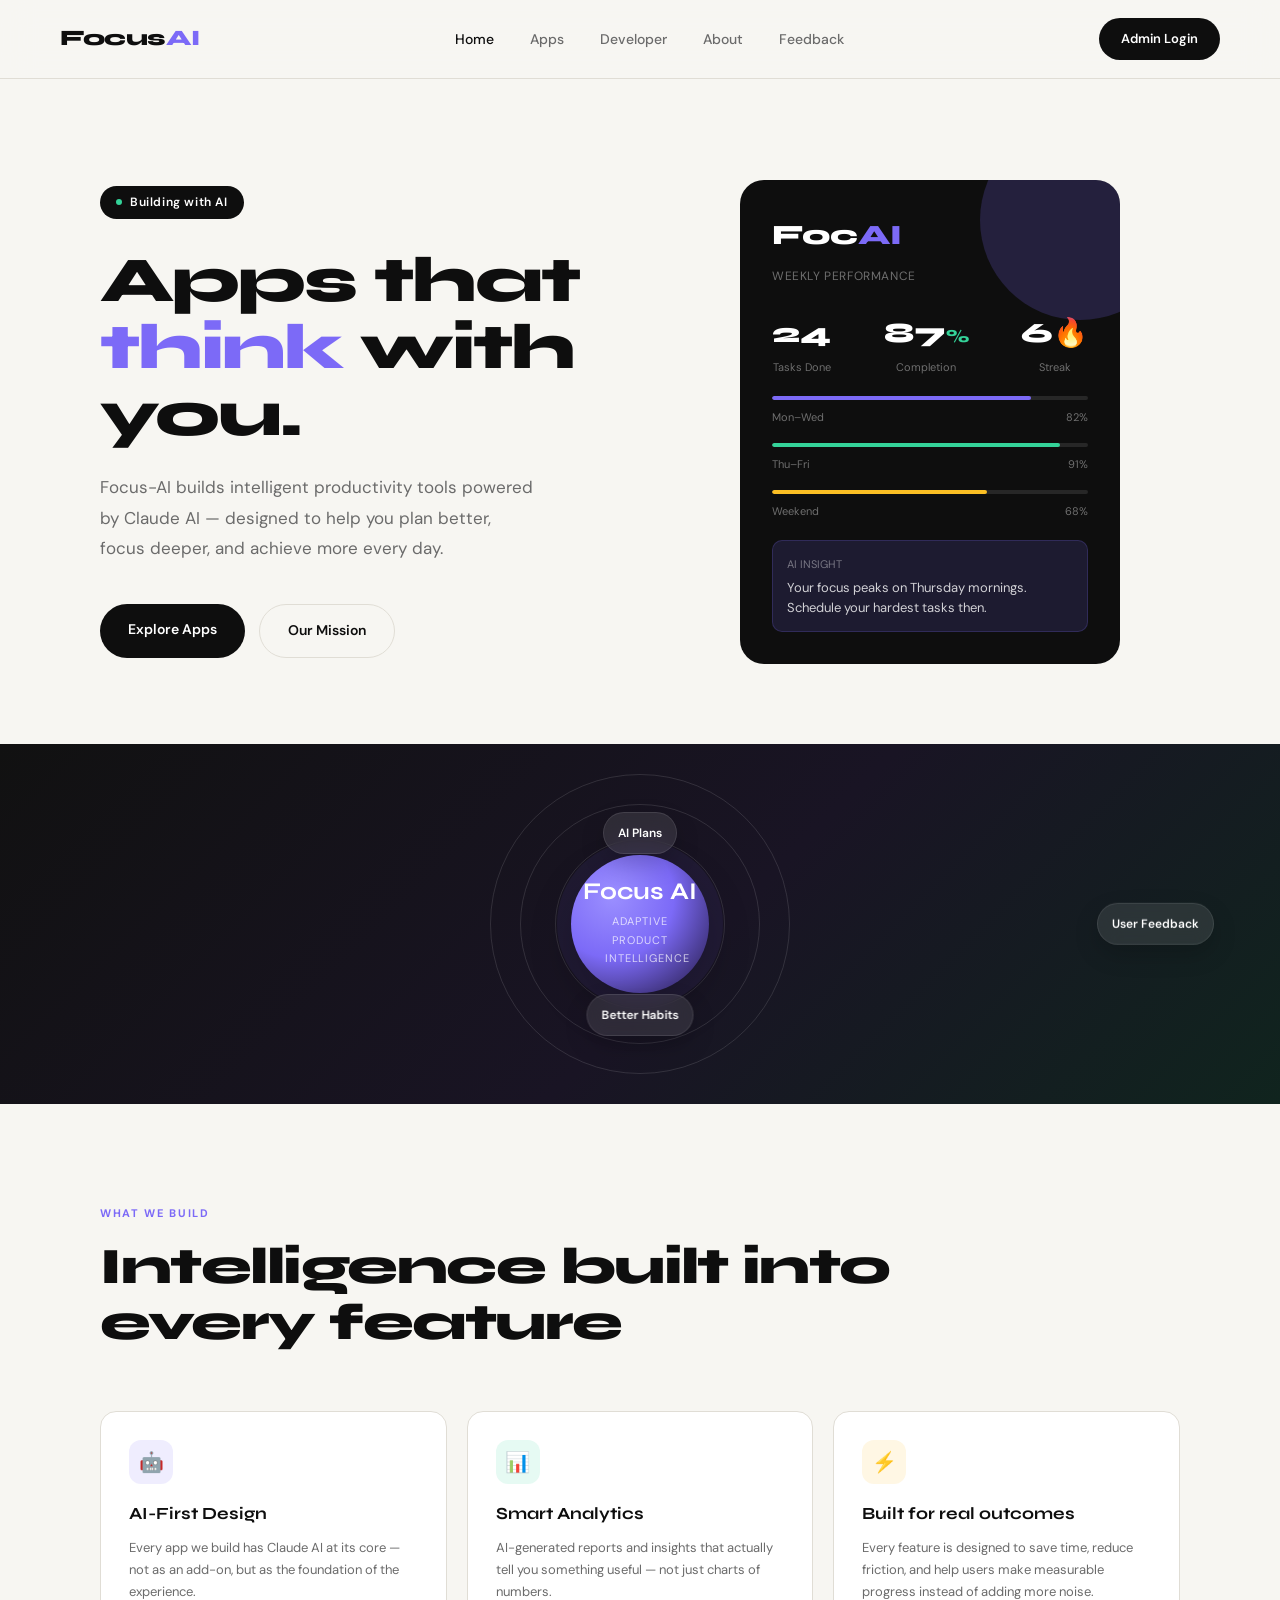
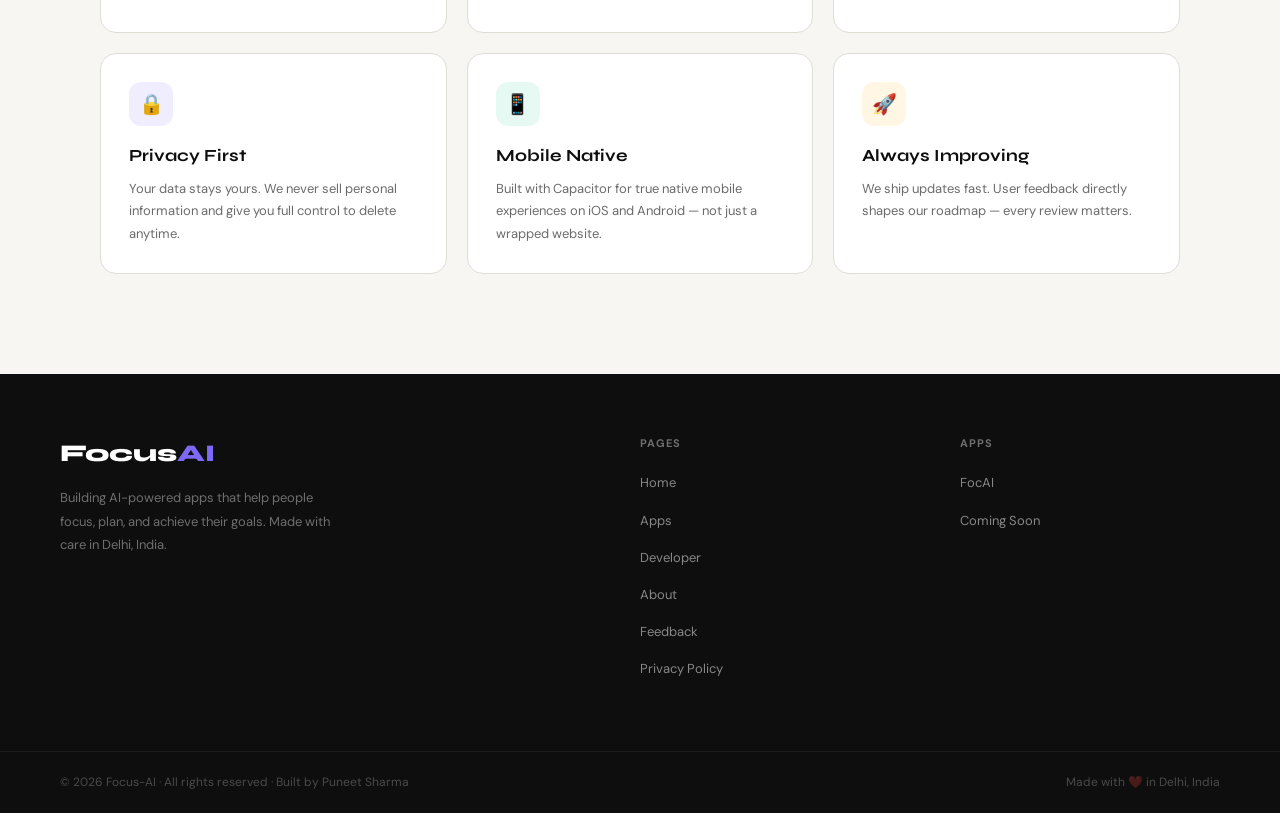
<file: index.html>
<!DOCTYPE html>
<html lang="en">
<head>
<meta charset="UTF-8"/>
<meta name="viewport" content="width=device-width, initial-scale=1.0"/>
<title>Focus-AI — Building Intelligent Apps</title>
<link href="https://fonts.googleapis.com/css2?family=Syne:wght@400;600;700;800&family=DM+Sans:wght@300;400;500&display=swap" rel="stylesheet"/>
<link rel="stylesheet" href="./styles.css?v=20260425-1"/>
</head>
<body>
<nav>
  <a class="nav-logo" href="./index.html">Focus<span>AI</span></a>
  <ul class="nav-links">
    <li><a href="./index.html" class="active">Home</a></li>
    <li><a href="./apps.html">Apps</a></li>
    <li><a href="./developer.html">Developer</a></li>
    <li><a href="./about.html">About</a></li>
    <li><a href="./feedback.html">Feedback</a></li>
  </ul>
  <a class="nav-cta" href="./admin-login.html">Admin Login</a>
</nav>

<main class="page">
  <div class="hero">
    <div>
      <div class="hero-badge fade-up"><span></span> Building with AI</div>
      <h1 class="fade-up delay-1">Apps that <em>think</em> with you.</h1>
      <p class="fade-up delay-2">Focus-AI builds intelligent productivity tools powered by Claude AI — designed to help you plan better, focus deeper, and achieve more every day.</p>
      <div class="hero-btns fade-up delay-3">
        <a class="btn-primary" href="./apps.html">Explore Apps</a>
        <a class="btn-secondary" href="./about.html">Our Mission</a>
      </div>
    </div>
    <div class="hero-visual fade-up delay-2">
      <div class="hero-card">
        <div class="hero-card-title">Foc<span>AI</span></div>
        <div class="hero-card-sub">WEEKLY PERFORMANCE</div>
        <div class="hero-stat">
          <div class="stat-item"><div class="stat-num">24</div><div class="stat-label">Tasks Done</div></div>
          <div class="stat-item"><div class="stat-num">87<span style="font-size:18px;color:var(--accent2)">%</span></div><div class="stat-label">Completion</div></div>
          <div class="stat-item"><div class="stat-num">6🔥</div><div class="stat-label">Streak</div></div>
        </div>
        <div style="margin-bottom:6px">
          <div class="hero-bar"><div class="hero-bar-fill bar1" style="--w:82%"></div></div>
          <div class="bar-label"><span>Mon–Wed</span><span>82%</span></div>
        </div>
        <div style="margin-bottom:6px">
          <div class="hero-bar"><div class="hero-bar-fill bar2" style="--w:91%"></div></div>
          <div class="bar-label"><span>Thu–Fri</span><span>91%</span></div>
        </div>
        <div>
          <div class="hero-bar"><div class="hero-bar-fill bar3" style="--w:68%"></div></div>
          <div class="bar-label"><span>Weekend</span><span>68%</span></div>
        </div>
        <div style="margin-top:20px;padding:14px;background:rgba(124,106,247,0.15);border-radius:10px;border:1px solid rgba(124,106,247,0.2)">
          <div style="font-size:11px;color:rgba(255,255,255,0.4);margin-bottom:4px">AI INSIGHT</div>
          <div style="font-size:13px;color:rgba(255,255,255,0.8);line-height:1.5">Your focus peaks on Thursday mornings. Schedule your hardest tasks then.</div>
        </div>
      </div>
    </div>
  </div>

  <div class="stats-strip">
    <div class="signal-graphic" aria-hidden="true">
      <div class="signal-ring ring-one"></div>
      <div class="signal-ring ring-two"></div>
      <div class="signal-ring ring-three"></div>
      <div class="signal-core">
        <strong>Focus AI</strong>
        <span>Adaptive product intelligence</span>
      </div>
      <div class="signal-pill pill-top">AI Plans</div>
      <div class="signal-pill pill-right">User Feedback</div>
      <div class="signal-pill pill-bottom">Better Habits</div>
    </div>

  </div>

  <div class="section">
    <div class="section-tag">What we build</div>
    <div class="section-title">Intelligence built into<br/>every feature</div>
    <div class="features-grid">
      <div class="feature-card"><div class="feature-icon fi-purple">🤖</div><div class="feature-title">AI-First Design</div><div class="feature-desc">Every app we build has Claude AI at its core — not as an add-on, but as the foundation of the experience.</div></div>
      <div class="feature-card"><div class="feature-icon fi-green">📊</div><div class="feature-title">Smart Analytics</div><div class="feature-desc">AI-generated reports and insights that actually tell you something useful — not just charts of numbers.</div></div>
      <div class="feature-card"><div class="feature-icon fi-gold">⚡</div><div class="feature-title">Built for real outcomes</div><div class="feature-desc">Every feature is designed to save time, reduce friction, and help users make measurable progress instead of adding more noise.</div></div>
      <div class="feature-card"><div class="feature-icon fi-purple">🔒</div><div class="feature-title">Privacy First</div><div class="feature-desc">Your data stays yours. We never sell personal information and give you full control to delete anytime.</div></div>
      <div class="feature-card"><div class="feature-icon fi-green">📱</div><div class="feature-title">Mobile Native</div><div class="feature-desc">Built with Capacitor for true native mobile experiences on iOS and Android — not just a wrapped website.</div></div>
      <div class="feature-card"><div class="feature-icon fi-gold">🚀</div><div class="feature-title">Always Improving</div><div class="feature-desc">We ship updates fast. User feedback directly shapes our roadmap — every review matters.</div></div>
    </div>
  </div>
</main>

<footer>
  <div><div class="footer-brand-name">Focus<span>AI</span></div><div class="footer-desc">Building AI-powered apps that help people focus, plan, and achieve their goals. Made with care in Delhi, India.</div></div>
    <div><div class="footer-col-title">Pages</div><ul class="footer-links"><li><a href="./index.html">Home</a></li><li><a href="./apps.html">Apps</a></li><li><a href="./developer.html">Developer</a></li><li><a href="./about.html">About</a></li><li><a href="./feedback.html">Feedback</a></li><li><a href="./privacy-policy.html">Privacy Policy</a></li></ul></div>
  <div><div class="footer-col-title">Apps</div><ul class="footer-links"><li><a href="./apps.html">FocAI</a></li><li><a href="./feedback.html">Coming Soon</a></li></ul></div>
</footer>
<div class="footer-bottom"><div class="footer-copy">© 2026 Focus-AI · All rights reserved · Built by Puneet Sharma</div><div class="footer-copy">Made with ❤️ in Delhi, India</div></div>
</body>
</html>
</file>
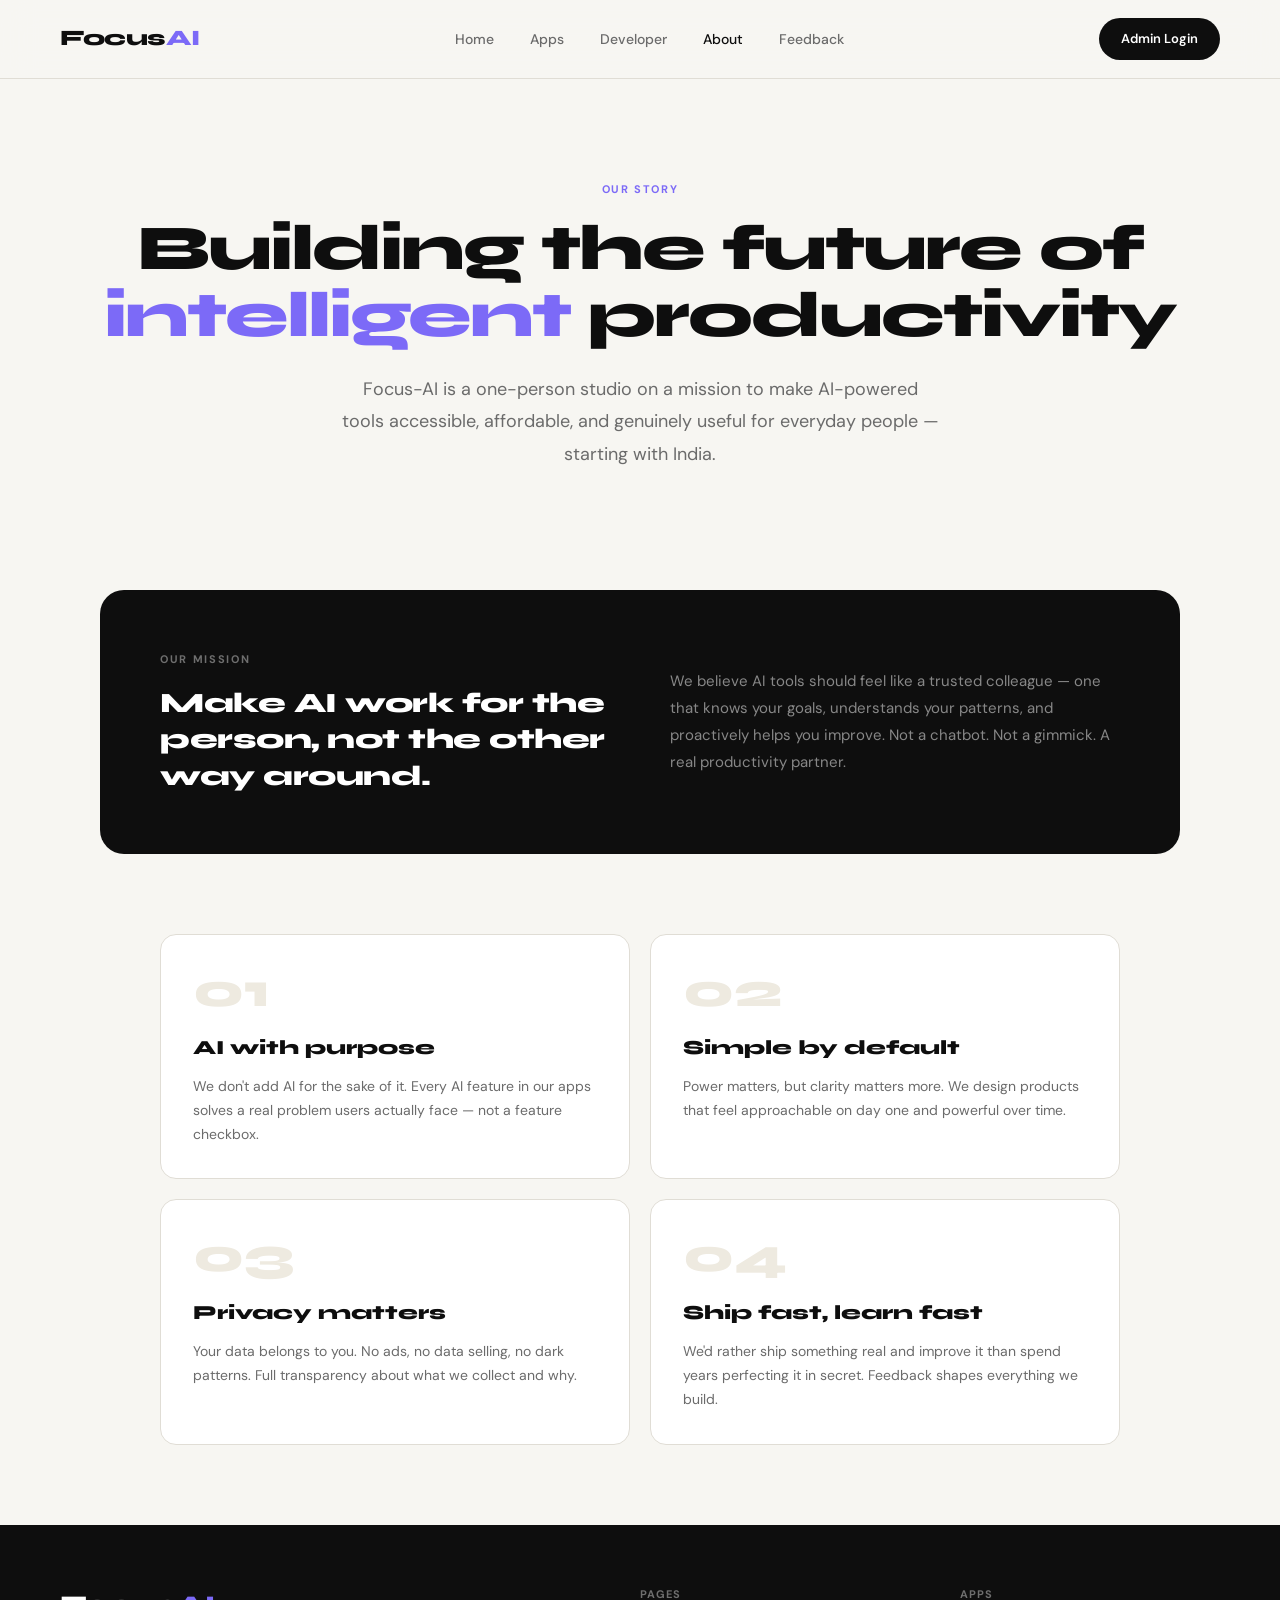
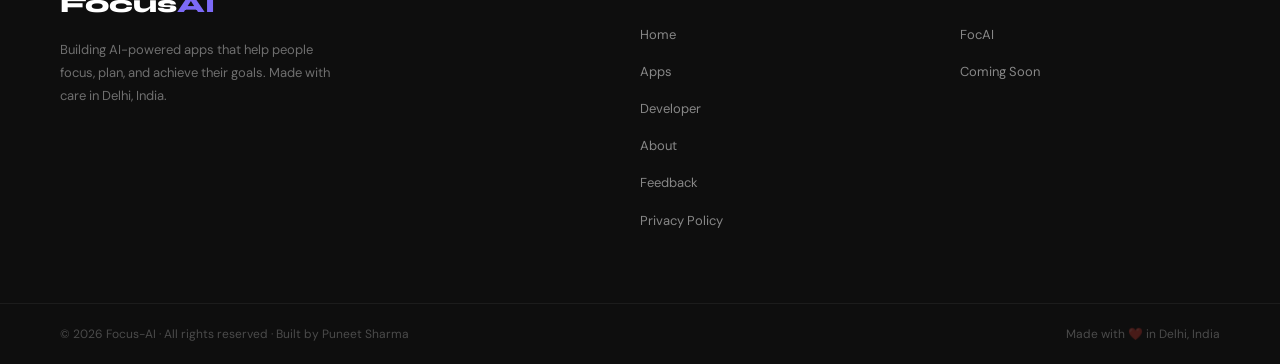
<file: about.html>
<!DOCTYPE html>
<html lang="en">
<head>
<meta charset="UTF-8"/>
<meta name="viewport" content="width=device-width, initial-scale=1.0"/>
<title>About — Focus-AI</title>
<link href="https://fonts.googleapis.com/css2?family=Syne:wght@400;600;700;800&family=DM+Sans:wght@300;400;500&display=swap" rel="stylesheet"/>
<link rel="stylesheet" href="./styles.css?v=20260425-1"/>
</head>
<body>
<nav>
  <a class="nav-logo" href="./index.html">Focus<span>AI</span></a>
  <ul class="nav-links">
    <li><a href="./index.html">Home</a></li>
    <li><a href="./apps.html">Apps</a></li>
    <li><a href="./developer.html">Developer</a></li>
    <li><a href="./about.html" class="active">About</a></li>
    <li><a href="./feedback.html">Feedback</a></li>
  </ul>
  <a class="nav-cta" href="./admin-login.html">Admin Login</a>
</nav>

<main class="page">
  <div class="about-hero">
    <div class="section-tag" style="justify-content:center;display:flex">Our Story</div>
    <h1>Building the future of<br/><em style="font-style:normal;color:var(--accent)">intelligent</em> productivity</h1>
    <p>Focus-AI is a one-person studio on a mission to make AI-powered tools accessible, affordable, and genuinely useful for everyday people — starting with India.</p>
  </div>
  <div class="about-mission"><div><div class="mission-label">Our Mission</div><div class="mission-text">Make AI work for the person, not the other way around.</div></div><div><div class="mission-desc">We believe AI tools should feel like a trusted colleague — one that knows your goals, understands your patterns, and proactively helps you improve. Not a chatbot. Not a gimmick. A real productivity partner.</div></div></div>
  <div class="values-grid"><div class="value-card"><div class="value-num">01</div><div class="value-title">AI with purpose</div><div class="value-desc">We don't add AI for the sake of it. Every AI feature in our apps solves a real problem users actually face — not a feature checkbox.</div></div><div class="value-card"><div class="value-num">02</div><div class="value-title">Simple by default</div><div class="value-desc">Power matters, but clarity matters more. We design products that feel approachable on day one and powerful over time.</div></div><div class="value-card"><div class="value-num">03</div><div class="value-title">Privacy matters</div><div class="value-desc">Your data belongs to you. No ads, no data selling, no dark patterns. Full transparency about what we collect and why.</div></div><div class="value-card"><div class="value-num">04</div><div class="value-title">Ship fast, learn fast</div><div class="value-desc">We'd rather ship something real and improve it than spend years perfecting it in secret. Feedback shapes everything we build.</div></div></div>
</main>

<footer>
  <div><div class="footer-brand-name">Focus<span>AI</span></div><div class="footer-desc">Building AI-powered apps that help people focus, plan, and achieve their goals. Made with care in Delhi, India.</div></div>
  <div><div class="footer-col-title">Pages</div><ul class="footer-links"><li><a href="./index.html">Home</a></li><li><a href="./apps.html">Apps</a></li><li><a href="./developer.html">Developer</a></li><li><a href="./about.html">About</a></li><li><a href="./feedback.html">Feedback</a></li><li><a href="./privacy-policy.html">Privacy Policy</a></li></ul></div>
  <div><div class="footer-col-title">Apps</div><ul class="footer-links"><li><a href="./apps.html">FocAI</a></li><li><a href="./feedback.html">Coming Soon</a></li></ul></div>
</footer>
<div class="footer-bottom"><div class="footer-copy">© 2026 Focus-AI · All rights reserved · Built by Puneet Sharma</div><div class="footer-copy">Made with ❤️ in Delhi, India</div></div>
</body>
</html>
</file>
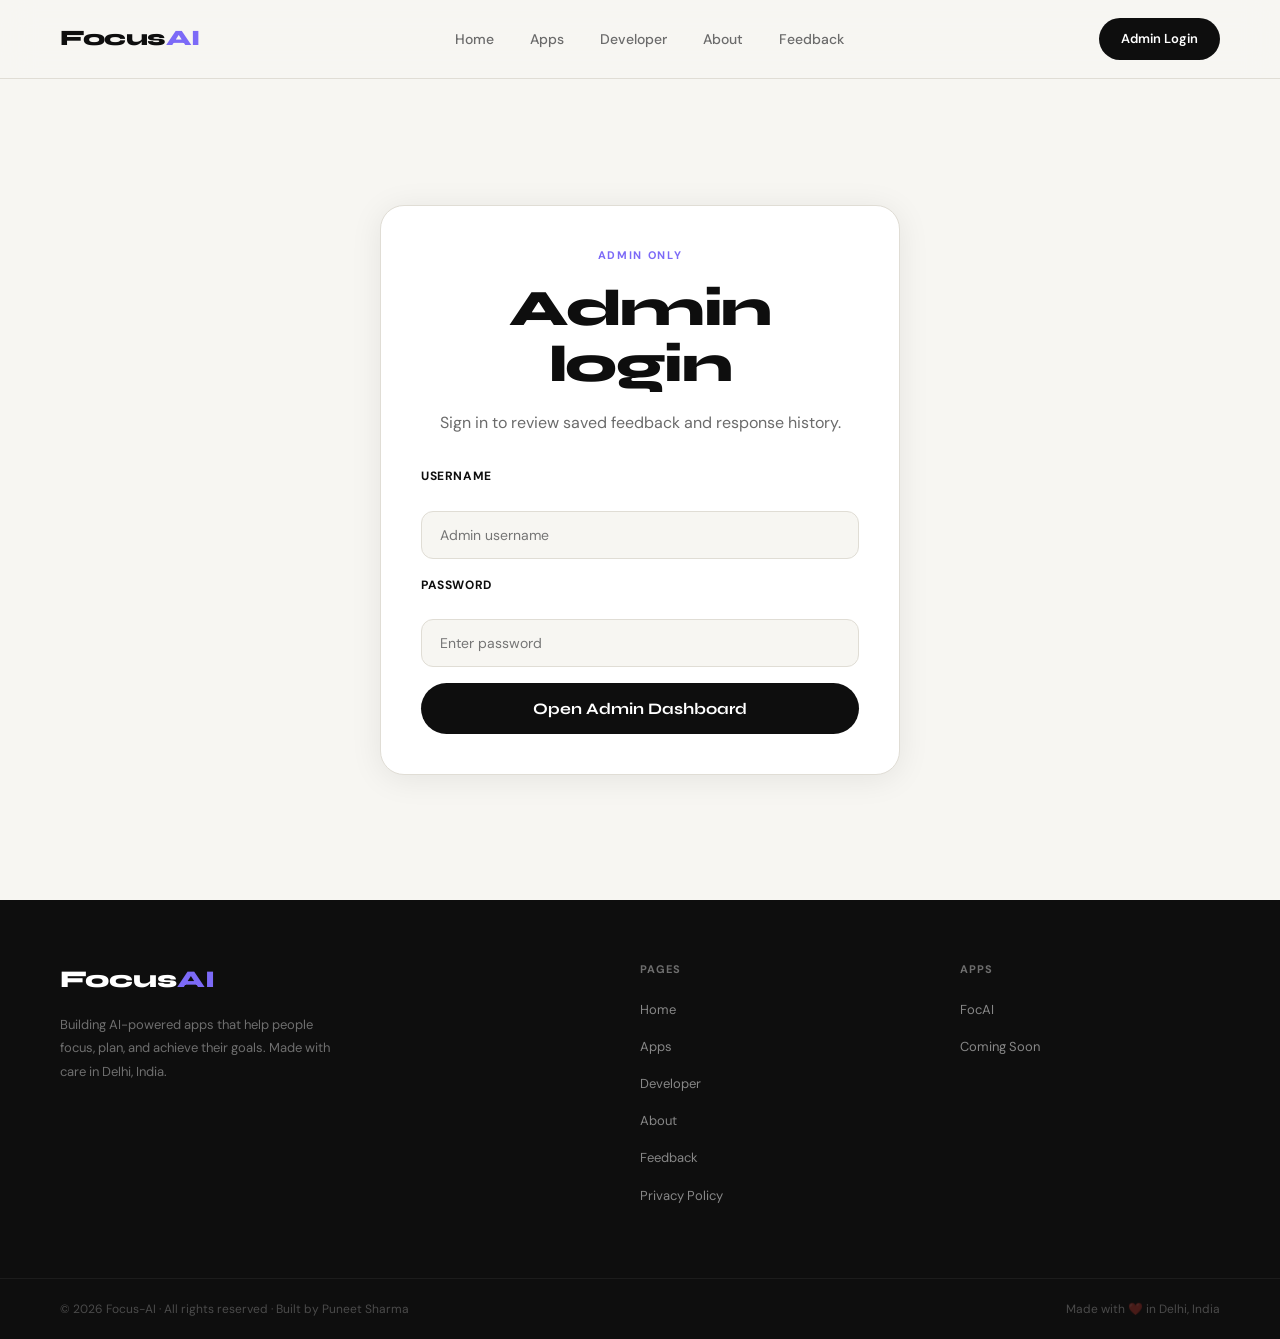
<file: admin-login.html>
<!DOCTYPE html>
<html lang="en">
<head>
<meta charset="UTF-8"/>
<meta name="viewport" content="width=device-width, initial-scale=1.0"/>
<title>Admin Login — Focus-AI</title>
<link href="https://fonts.googleapis.com/css2?family=Syne:wght@400;600;700;800&family=DM+Sans:wght@300;400;500&display=swap" rel="stylesheet"/>
<link rel="stylesheet" href="./styles.css?v=20260425-1"/>
</head>
<body>
<nav>
  <a class="nav-logo" href="./index.html">Focus<span>AI</span></a>
  <ul class="nav-links">
    <li><a href="./index.html">Home</a></li>
    <li><a href="./apps.html">Apps</a></li>
    <li><a href="./developer.html">Developer</a></li>
    <li><a href="./about.html">About</a></li>
    <li><a href="./feedback.html">Feedback</a></li>
  </ul>
  <a class="nav-cta" href="./admin-login.html">Admin Login</a>
</nav>

<main class="page">
  <div class="responses-login-wrap">
    <div class="responses-login-card">
      <div class="section-tag" style="display:flex;justify-content:center">Admin Only</div>
      <div class="section-title" style="text-align:center">Admin login</div>
      <div class="section-sub" style="text-align:center;margin:0 auto 28px">Sign in to review saved feedback and response history.</div>
      <form class="responses-login-form" action="/admin-login" method="POST">
        <label for="admin-username">Username</label>
        <input id="admin-username" name="username" type="text" placeholder="Admin username" autocomplete="username" required/>
        <label for="admin-password">Password</label>
        <input id="admin-password" name="password" type="password" placeholder="Enter password" autocomplete="current-password" required/>
        <button class="submit-btn" type="submit">Open Admin Dashboard</button>
      </form>
      <p class="responses-login-error" id="responses-login-error" hidden>Incorrect admin credentials. Try again.</p>
    </div>
  </div>
</main>

<footer>
  <div><div class="footer-brand-name">Focus<span>AI</span></div><div class="footer-desc">Building AI-powered apps that help people focus, plan, and achieve their goals. Made with care in Delhi, India.</div></div>
  <div><div class="footer-col-title">Pages</div><ul class="footer-links"><li><a href="./index.html">Home</a></li><li><a href="./apps.html">Apps</a></li><li><a href="./developer.html">Developer</a></li><li><a href="./about.html">About</a></li><li><a href="./feedback.html">Feedback</a></li><li><a href="./privacy-policy.html">Privacy Policy</a></li></ul></div>
  <div><div class="footer-col-title">Apps</div><ul class="footer-links"><li><a href="./apps.html">FocAI</a></li><li><a href="./feedback.html">Coming Soon</a></li></ul></div>
</footer>
<div class="footer-bottom"><div class="footer-copy">© 2026 Focus-AI · All rights reserved · Built by Puneet Sharma</div><div class="footer-copy">Made with ❤️ in Delhi, India</div></div>
<script src="./script.js?v=20260425-1"></script>
</body>
</html>
</file>
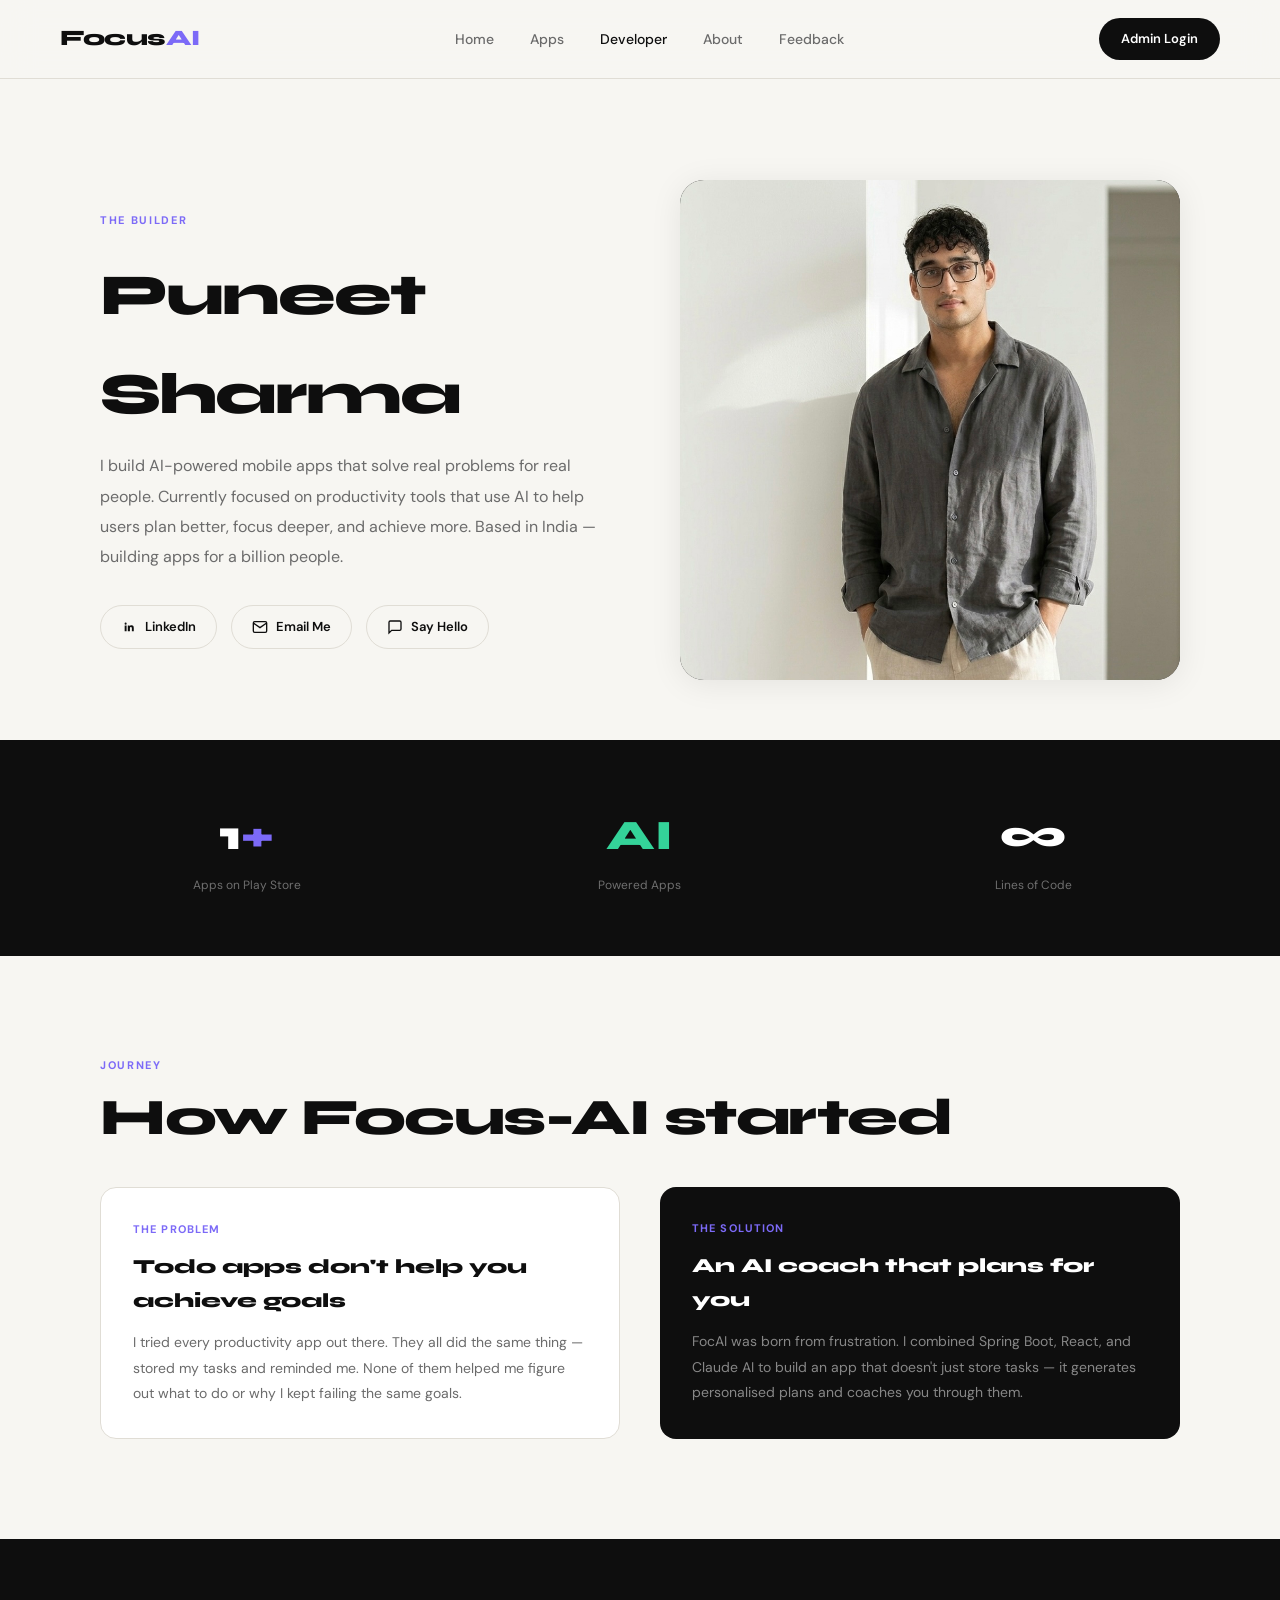
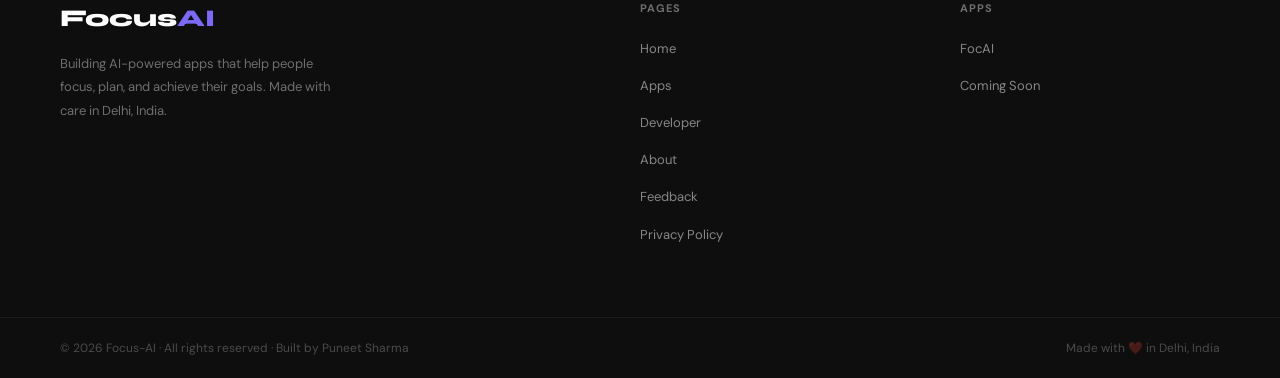
<file: developer.html>
<!DOCTYPE html>
<html lang="en">
<head>
<meta charset="UTF-8"/>
<meta name="viewport" content="width=device-width, initial-scale=1.0"/>
<title>Developer — Focus-AI</title>
<link href="https://fonts.googleapis.com/css2?family=Syne:wght@400;600;700;800&family=DM+Sans:wght@300;400;500&display=swap" rel="stylesheet"/>
<link rel="stylesheet" href="./styles.css?v=20260425-1"/>
</head>
<body>
<nav>
  <a class="nav-logo" href="./index.html">Focus<span>AI</span></a>
  <ul class="nav-links">
    <li><a href="./index.html">Home</a></li>
    <li><a href="./apps.html">Apps</a></li>
    <li><a href="./developer.html" class="active">Developer</a></li>
    <li><a href="./about.html">About</a></li>
    <li><a href="./feedback.html">Feedback</a></li>
  </ul>
  <a class="nav-cta" href="./admin-login.html">Admin Login</a>
</nav>

<main class="page">
  <div class="dev-hero">
    <div>
      <div class="section-tag">The Builder</div>
      <div class="dev-name">Puneet Sharma</div>
      <div class="dev-bio">I build AI-powered mobile apps that solve real problems for real people. Currently focused on productivity tools that use AI to help users plan better, focus deeper, and achieve more. Based in India — building apps for a billion people.</div>
      <div class="dev-links">
        <a class="dev-link" href="https://www.linkedin.com/in/puneet-kumar-sharma-a24826180/" target="_blank" rel="noreferrer"><svg width="16" height="16" viewBox="0 0 24 24" fill="currentColor"><path d="M6.94 8.5A1.56 1.56 0 1 0 6.94 5.38a1.56 1.56 0 0 0 0 3.12ZM5.5 9.75h2.88V18.5H5.5V9.75Zm4.69 0h2.76v1.2h.04c.39-.73 1.33-1.5 2.73-1.5 2.92 0 3.46 1.92 3.46 4.42v4.63H16.3v-4.1c0-.98-.02-2.24-1.36-2.24-1.36 0-1.57 1.06-1.57 2.16v4.18H10.2V9.75Z"/></svg>LinkedIn</a>
        <a class="dev-link" href="mailto:codeneverlie000@gmail.com"><svg width="16" height="16" viewBox="0 0 24 24" fill="none" stroke="currentColor" stroke-width="2"><path d="M4 4h16c1.1 0 2 .9 2 2v12c0 1.1-.9 2-2 2H4c-1.1 0-2-.9-2-2V6c0-1.1.9-2 2-2z"/><polyline points="22,6 12,13 2,6"/></svg>Email Me</a>
        <a class="dev-link" href="./feedback.html"><svg width="16" height="16" viewBox="0 0 24 24" fill="none" stroke="currentColor" stroke-width="2"><path d="M21 15a2 2 0 0 1-2 2H7l-4 4V5a2 2 0 0 1 2-2h14a2 2 0 0 1 2 2z"/></svg>Say Hello</a>
      </div>
    </div>
    <div><div class="dev-photo"><img class="dev-photo-img" src="./IMG_5604.jpg" alt="Portrait of Puneet Sharma"/></div></div>
  </div>

  <div class="dev-stats"><div class="dev-stat"><div class="dev-stat-num">1<span>+</span></div><div class="dev-stat-label">Apps on Play Store</div></div><div class="dev-stat"><div class="dev-stat-num" style="color:var(--accent2)">AI</div><div class="dev-stat-label">Powered Apps</div></div><div class="dev-stat"><div class="dev-stat-num">∞</div><div class="dev-stat-label">Lines of Code</div></div></div>
  <div class="section">
    <div class="section-tag">Journey</div>
    <div class="section-title">How Focus-AI started</div>
    <div class="dev-story-grid">
      <div style="background:var(--card);border:1px solid var(--border);border-radius:var(--radius);padding:32px"><div style="font-size:11px;font-weight:700;color:var(--accent);letter-spacing:0.1em;margin-bottom:12px">THE PROBLEM</div><div style="font-family:var(--font-display);font-size:20px;font-weight:800;color:var(--dark);margin-bottom:12px">Todo apps don't help you achieve goals</div><div style="font-size:14px;color:var(--muted);line-height:1.8">I tried every productivity app out there. They all did the same thing — stored my tasks and reminded me. None of them helped me figure out what to do or why I kept failing the same goals.</div></div>
      <div style="background:var(--dark);border-radius:var(--radius);padding:32px"><div style="font-size:11px;font-weight:700;color:var(--accent);letter-spacing:0.1em;margin-bottom:12px">THE SOLUTION</div><div style="font-family:var(--font-display);font-size:20px;font-weight:800;color:#fff;margin-bottom:12px">An AI coach that plans for you</div><div style="font-size:14px;color:rgba(255,255,255,0.5);line-height:1.8">FocAI was born from frustration. I combined Spring Boot, React, and Claude AI to build an app that doesn't just store tasks — it generates personalised plans and coaches you through them.</div></div>
    </div>
  </div>
</main>

<footer>
  <div><div class="footer-brand-name">Focus<span>AI</span></div><div class="footer-desc">Building AI-powered apps that help people focus, plan, and achieve their goals. Made with care in Delhi, India.</div></div>
  <div><div class="footer-col-title">Pages</div><ul class="footer-links"><li><a href="./index.html">Home</a></li><li><a href="./apps.html">Apps</a></li><li><a href="./developer.html">Developer</a></li><li><a href="./about.html">About</a></li><li><a href="./feedback.html">Feedback</a></li><li><a href="./privacy-policy.html">Privacy Policy</a></li></ul></div>
  <div><div class="footer-col-title">Apps</div><ul class="footer-links"><li><a href="./apps.html">FocAI</a></li><li><a href="./feedback.html">Coming Soon</a></li></ul></div>
</footer>
<div class="footer-bottom"><div class="footer-copy">© 2026 Focus-AI · All rights reserved · Built by Puneet Sharma</div><div class="footer-copy">Made with ❤️ in Delhi, India</div></div>
</body>
</html>
</file>
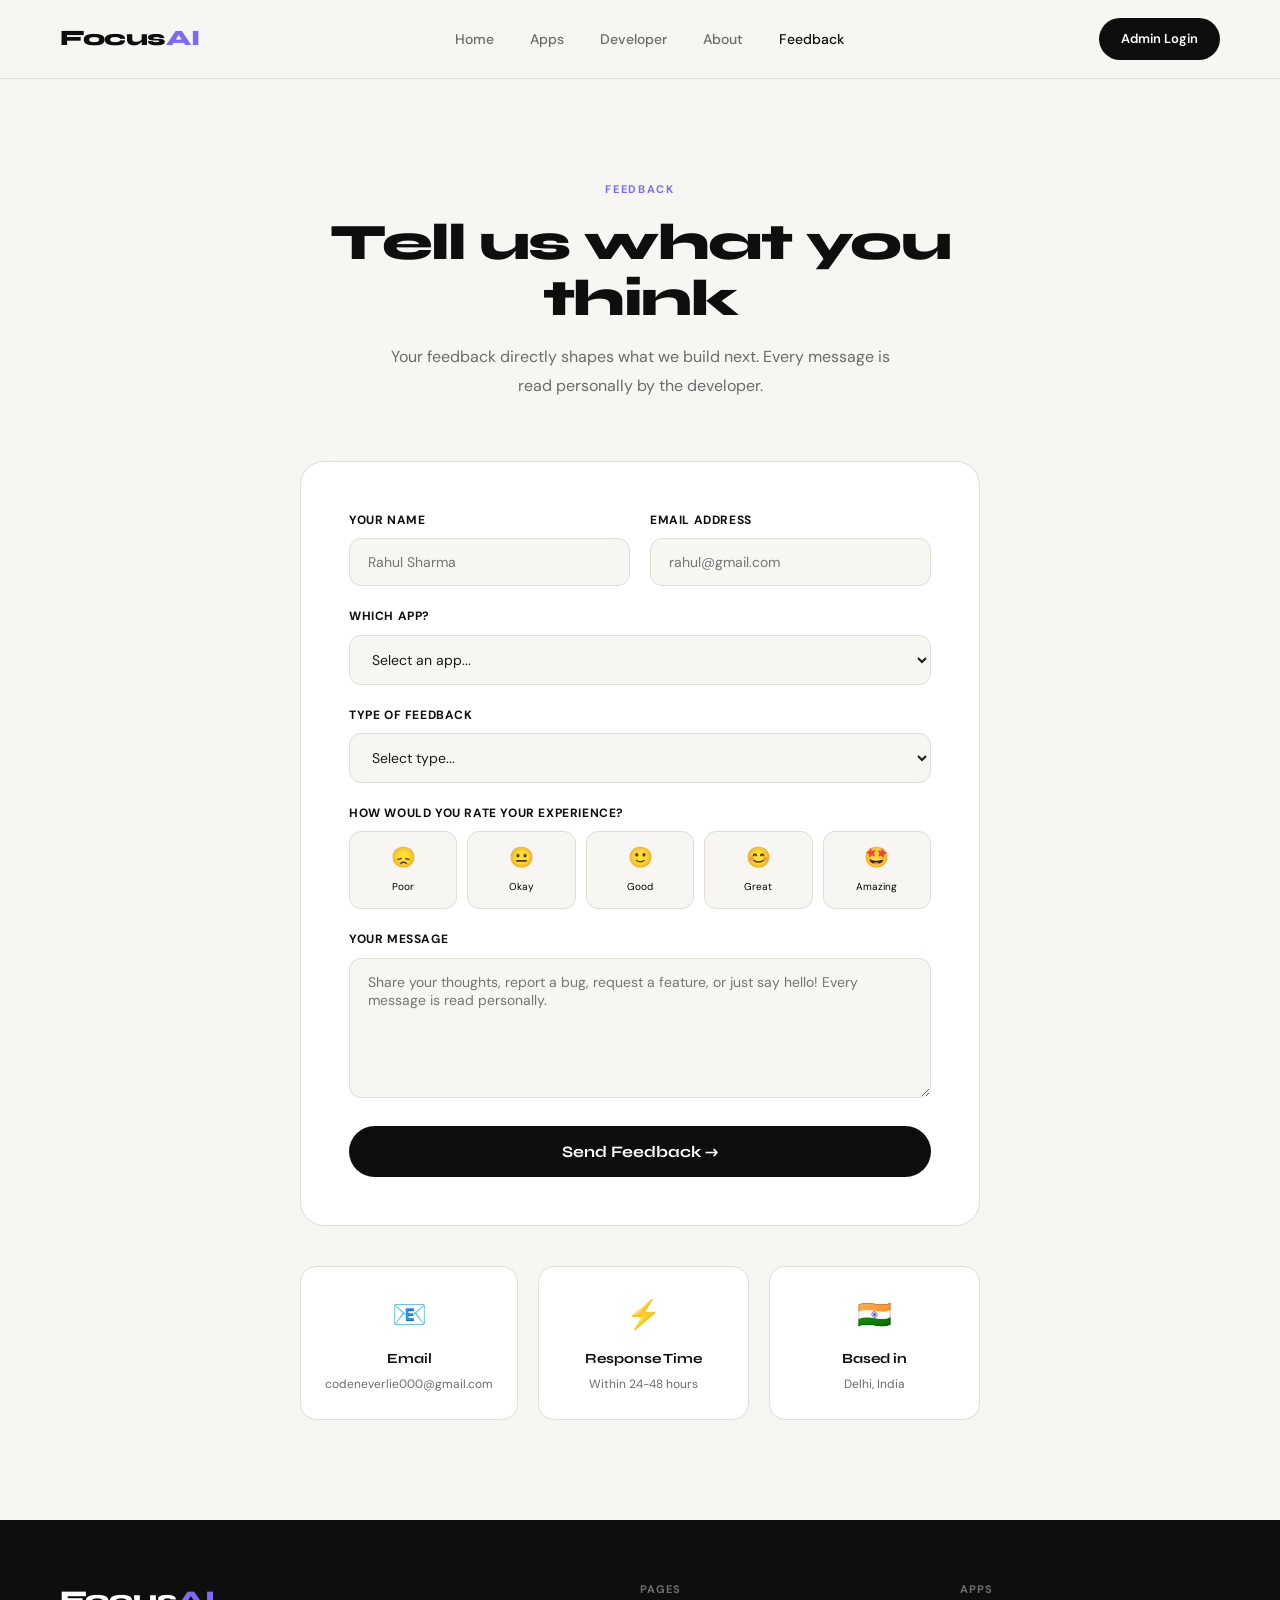
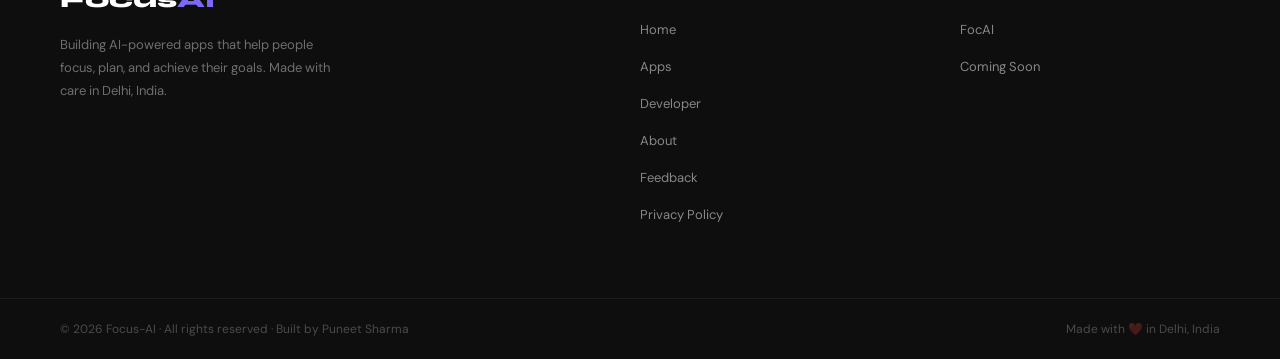
<file: feedback.html>
<!DOCTYPE html>
<html lang="en">
<head>
<meta charset="UTF-8"/>
<meta name="viewport" content="width=device-width, initial-scale=1.0"/>
<title>Feedback — Focus-AI</title>
<link href="https://fonts.googleapis.com/css2?family=Syne:wght@400;600;700;800&family=DM+Sans:wght@300;400;500&display=swap" rel="stylesheet"/>
<link rel="stylesheet" href="./styles.css?v=20260425-1"/>
</head>
<body>
<nav>
  <a class="nav-logo" href="./index.html">Focus<span>AI</span></a>
  <ul class="nav-links">
    <li><a href="./index.html">Home</a></li>
    <li><a href="./apps.html">Apps</a></li>
    <li><a href="./developer.html">Developer</a></li>
    <li><a href="./about.html">About</a></li>
    <li><a href="./feedback.html" class="active">Feedback</a></li>
  </ul>
  <a class="nav-cta" href="./admin-login.html">Admin Login</a>
</nav>

<main class="page">
  <div class="feedback-wrap">
    <div class="feedback-header"><div class="section-tag" style="display:flex;justify-content:center">Feedback</div><div class="section-title" style="text-align:center">Tell us what you think</div><div class="section-sub" style="text-align:center;margin:0 auto">Your feedback directly shapes what we build next. Every message is read personally by the developer.</div></div>
    <form class="feedback-form" id="feedback-form" onsubmit="submitFeedback(event)">
      <input type="hidden" id="fb-rating" value=""/>
      <div class="form-row"><div class="form-group" style="margin-bottom:0"><label for="fb-name">Your Name</label><input type="text" placeholder="Rahul Sharma" id="fb-name" required/></div><div class="form-group" style="margin-bottom:0"><label for="fb-email">Email Address</label><input type="email" placeholder="rahul@gmail.com" id="fb-email" required/></div></div>
      <div class="form-group"><label for="fb-app">Which App?</label><select id="fb-app"><option value="">Select an app...</option><option value="focai">FocAI — AI Productivity</option><option value="general">General / Website</option><option value="idea">App Idea / Suggestion</option></select></div>
      <div class="form-group"><label for="fb-type">Type of Feedback</label><select id="fb-type"><option value="">Select type...</option><option value="bug">Bug Report</option><option value="feature">Feature Request</option><option value="general">General Feedback</option><option value="love">Just saying hi!</option></select></div>
      <div class="form-group"><label>How would you rate your experience?</label><div class="rating-row" id="rating-row"><button class="rating-btn" type="button" onclick="selectRating(1)">😞<br/><span style="font-size:10px">Poor</span></button><button class="rating-btn" type="button" onclick="selectRating(2)">😐<br/><span style="font-size:10px">Okay</span></button><button class="rating-btn" type="button" onclick="selectRating(3)">🙂<br/><span style="font-size:10px">Good</span></button><button class="rating-btn" type="button" onclick="selectRating(4)">😊<br/><span style="font-size:10px">Great</span></button><button class="rating-btn" type="button" onclick="selectRating(5)">🤩<br/><span style="font-size:10px">Amazing</span></button></div></div>
      <div class="form-group"><label for="fb-message">Your Message</label><textarea placeholder="Share your thoughts, report a bug, request a feature, or just say hello! Every message is read personally." id="fb-message" required></textarea></div>
      <button class="submit-btn" type="submit">Send Feedback →</button>
      <div class="success-msg" id="success-msg"><div style="font-size:36px;margin-bottom:12px">🎉</div><h3>Thank you for the feedback!</h3><p>Your response has been saved securely for the admin dashboard.</p></div>
    </form>
    <div class="contact-grid"><div class="contact-card"><div style="font-size:28px;margin-bottom:8px">📧</div><div style="font-family:var(--font-display);font-size:14px;font-weight:700;color:var(--dark);margin-bottom:4px">Email</div><div style="font-size:12px;color:var(--muted)">codeneverlie000@gmail.com</div></div><div class="contact-card"><div style="font-size:28px;margin-bottom:8px">⚡</div><div style="font-family:var(--font-display);font-size:14px;font-weight:700;color:var(--dark);margin-bottom:4px">Response Time</div><div style="font-size:12px;color:var(--muted)">Within 24-48 hours</div></div><div class="contact-card"><div style="font-size:28px;margin-bottom:8px">🇮🇳</div><div style="font-family:var(--font-display);font-size:14px;font-weight:700;color:var(--dark);margin-bottom:4px">Based in</div><div style="font-size:12px;color:var(--muted)">Delhi, India</div></div></div>
  </div>
</main>

<footer>
  <div><div class="footer-brand-name">Focus<span>AI</span></div><div class="footer-desc">Building AI-powered apps that help people focus, plan, and achieve their goals. Made with care in Delhi, India.</div></div>
  <div><div class="footer-col-title">Pages</div><ul class="footer-links"><li><a href="./index.html">Home</a></li><li><a href="./apps.html">Apps</a></li><li><a href="./developer.html">Developer</a></li><li><a href="./about.html">About</a></li><li><a href="./feedback.html">Feedback</a></li><li><a href="./privacy-policy.html">Privacy Policy</a></li></ul></div>
  <div><div class="footer-col-title">Apps</div><ul class="footer-links"><li><a href="./apps.html">FocAI</a></li><li><a href="./feedback.html">Coming Soon</a></li></ul></div>
</footer>
<div class="footer-bottom"><div class="footer-copy">© 2026 Focus-AI · All rights reserved · Built by Puneet Sharma</div><div class="footer-copy">Made with ❤️ in Delhi, India</div></div>
<script src="./script.js?v=20260425-1"></script>
</body>
</html>
</file>
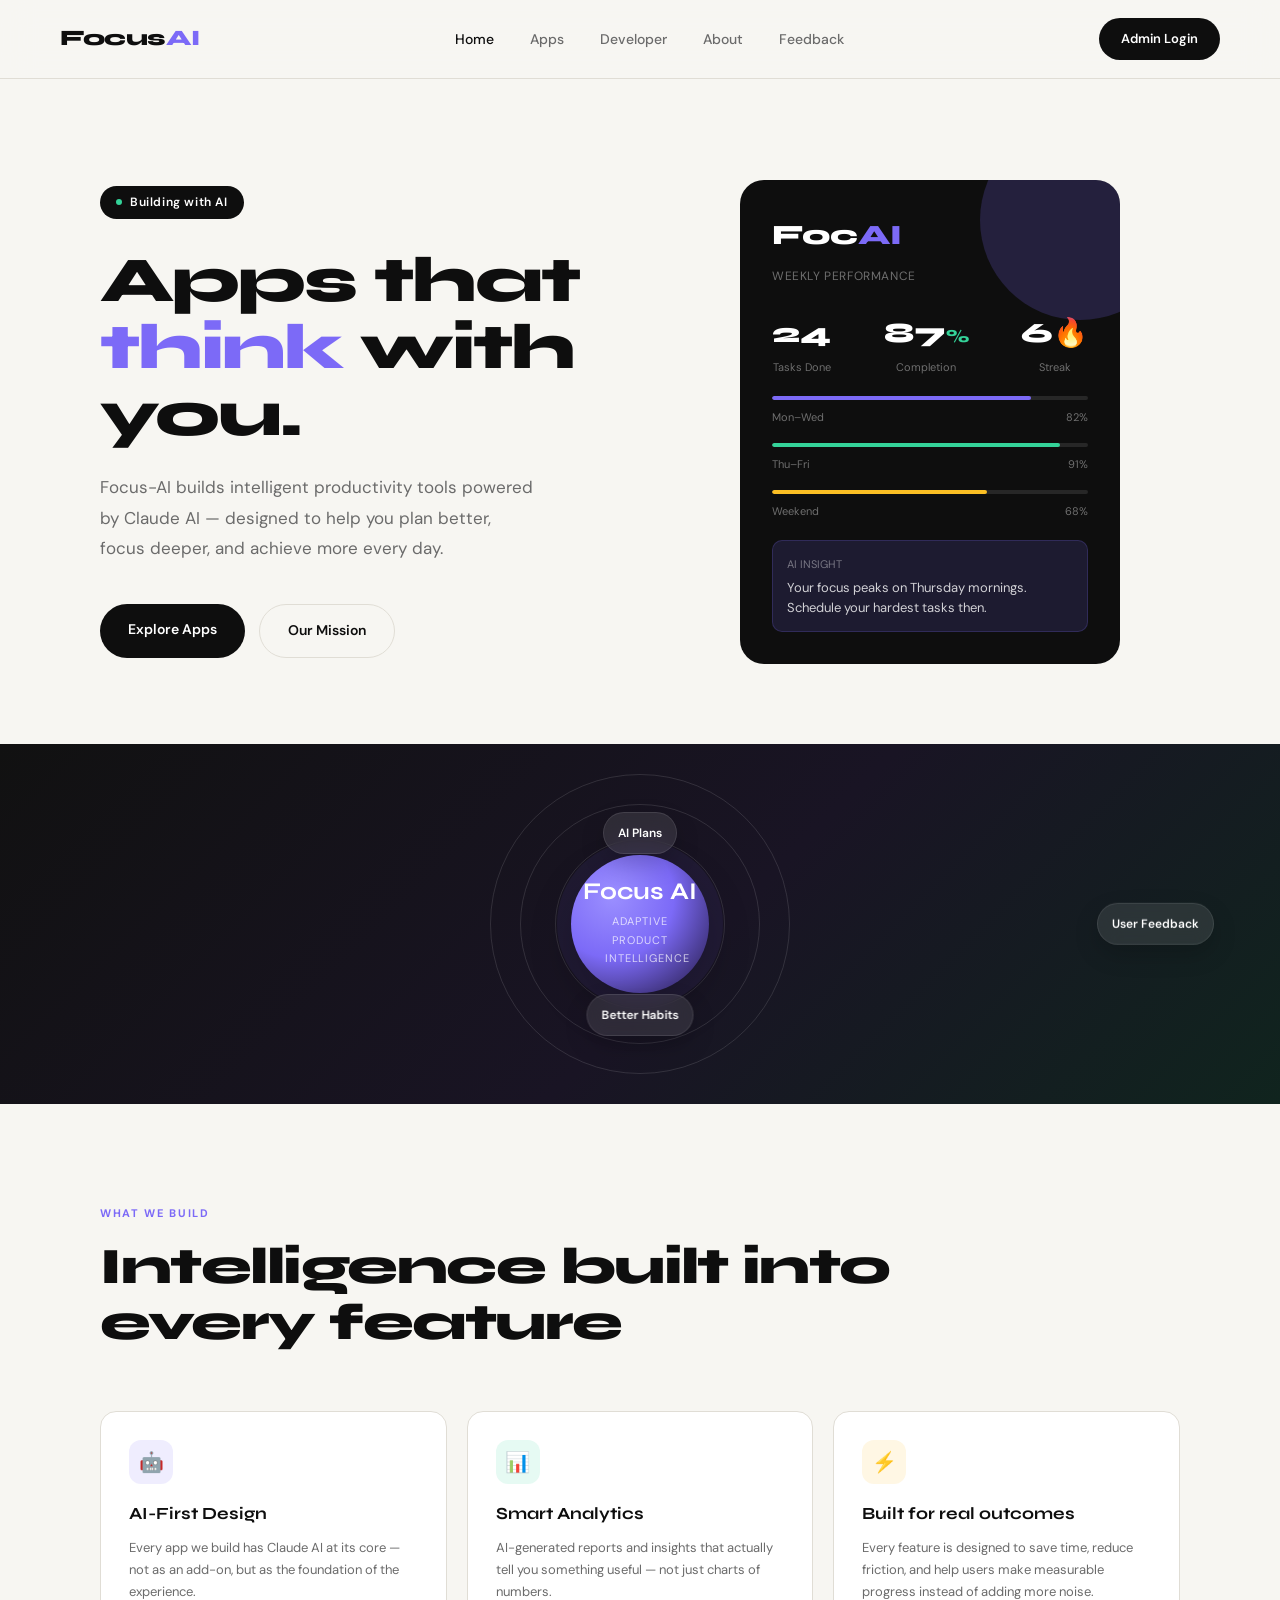
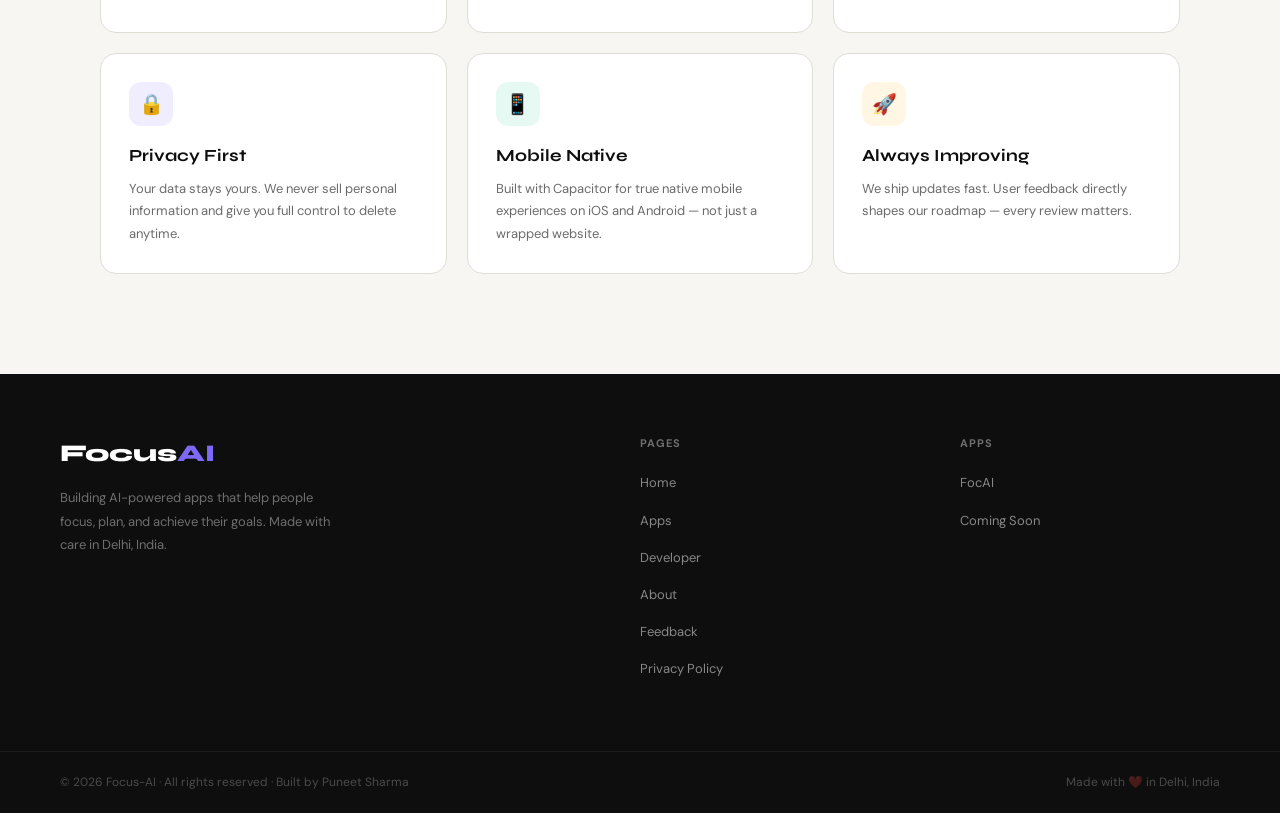
<file: focusai-website.html>
<!DOCTYPE html>
<html lang="en">
<head>
<meta charset="UTF-8"/>
<meta http-equiv="refresh" content="0; url=./index.html"/>
<meta name="viewport" content="width=device-width, initial-scale=1.0"/>
<title>Focus-AI</title>
<script>
window.location.replace('./index.html');
</script>
</head>
<body>
<p>Redirecting to <a href="./index.html">Focus-AI home</a>...</p>
</body>
</html>
</file>
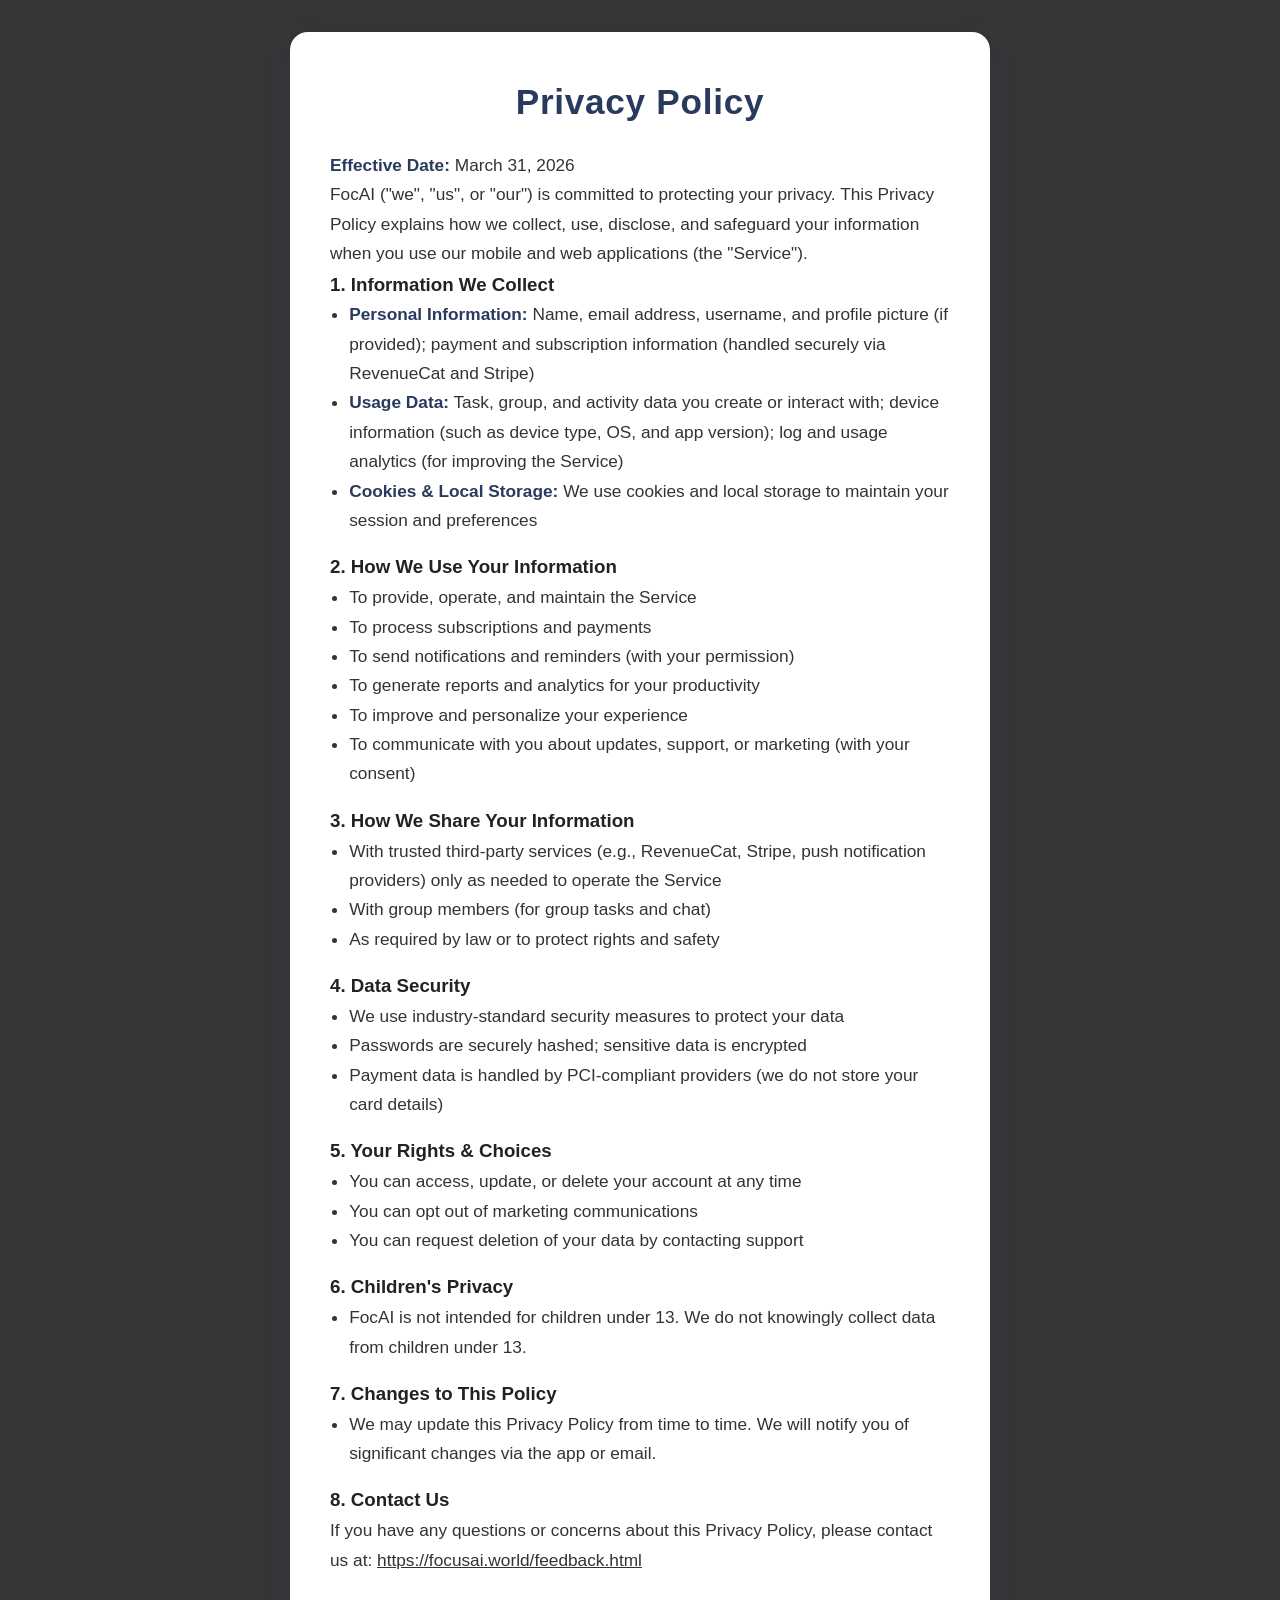
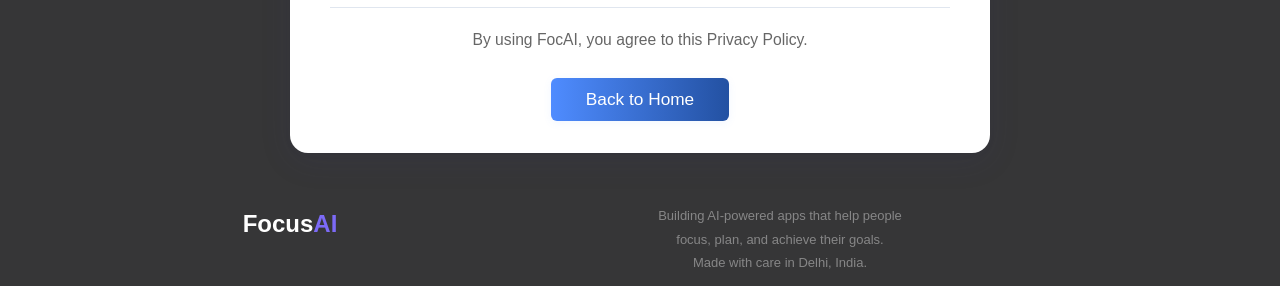
<file: privacy-policy.html>
<!DOCTYPE html>
<html lang="en">
<head>
    <meta charset="UTF-8">
    <meta name="viewport" content="width=device-width, initial-scale=1.0">
    <title>Privacy Policy - Focus AI</title>
    <link rel="stylesheet" href="styles.css?v=20260425-1">
    <style>
        body {
            min-height: 100vh;
            margin: 0;
            background: rgb(54, 54, 55);
            font-family: 'Segoe UI', 'Roboto', Arial, sans-serif;
            color: #222;
            display: flex;
            flex-direction: column;
        }
        .center-content {
            flex: 1;
            display: flex;
            align-items: center;
            justify-content: center;
        }
        .policy-box {
            background: #fff;
            padding: 2.5rem 2.5rem 2rem 2.5rem;
            border-radius: 18px;
            box-shadow: 0 8px 32px rgba(60,60,120,0.12), 0 1.5px 6px rgba(0,0,0,0.04);
            max-width: 700px;
            width: 100%;
            text-align: left;
            position: relative;
            margin: 2rem 0;
            animation: fadeIn 0.7s cubic-bezier(.4,0,.2,1);
        }
        @keyframes fadeIn {
            from { opacity: 0; transform: translateY(30px); }
            to { opacity: 1; transform: none; }
        }
        .policy-box h1 {
            text-align: center;
            font-size: 2.2rem;
            margin-bottom: 1.2rem;
            color: #2a3a5e;
            letter-spacing: 0.02em;
        }
        .policy-box p, .policy-box ul, .policy-box li {
            font-size: 1.08rem;
            line-height: 1.7;
            color: #333;
        }
        .policy-box ul {
            margin: 0 0 1rem 1.2rem;
        }
        .policy-box strong {
            color: #2a3a5e;
        }
        .back-btn {
            display: block;
            margin: 1.5rem auto 0 auto;
            padding: 0.7rem 2.2rem;
            background: linear-gradient(90deg, #4f8cff 0%, #2351a2 100%);
            color: #fff;
            border: none;
            border-radius: 6px;
            font-size: 1.08rem;
            font-weight: 500;
            cursor: pointer;
            box-shadow: 0 2px 8px rgba(79,140,255,0.08);
            transition: background 0.2s, transform 0.1s;
        }
        .back-btn:hover {
            background: linear-gradient(90deg, #2351a2 0%, #4f8cff 100%);
            transform: translateY(-2px) scale(1.03);
        }
        footer {
            text-align: center;
            padding: 1.2rem 0 0.7rem 0;
            background: transparent;
            color: #888;
            font-size: 1rem;
        }
    </style>
</head>
<body>
    <div class="center-content">
        <div class="policy-box">
            <h1>Privacy Policy</h1>
            <p><strong>Effective Date:</strong> March 31, 2026</p>
            <p>FocAI ("we", "us", or "our") is committed to protecting your privacy. This Privacy Policy explains how we collect, use, disclose, and safeguard your information when you use our mobile and web applications (the "Service").</p>
            <h3>1. Information We Collect</h3>
            <ul>
                <li><strong>Personal Information:</strong> Name, email address, username, and profile picture (if provided); payment and subscription information (handled securely via RevenueCat and Stripe)</li>
                <li><strong>Usage Data:</strong> Task, group, and activity data you create or interact with; device information (such as device type, OS, and app version); log and usage analytics (for improving the Service)</li>
                <li><strong>Cookies & Local Storage:</strong> We use cookies and local storage to maintain your session and preferences</li>
            </ul>
            <h3>2. How We Use Your Information</h3>
            <ul>
                <li>To provide, operate, and maintain the Service</li>
                <li>To process subscriptions and payments</li>
                <li>To send notifications and reminders (with your permission)</li>
                <li>To generate reports and analytics for your productivity</li>
                <li>To improve and personalize your experience</li>
                <li>To communicate with you about updates, support, or marketing (with your consent)</li>
            </ul>
            <h3>3. How We Share Your Information</h3>
            <ul>
                <li>With trusted third-party services (e.g., RevenueCat, Stripe, push notification providers) only as needed to operate the Service</li>
                <li>With group members (for group tasks and chat)</li>
                <li>As required by law or to protect rights and safety</li>
            </ul>
            <h3>4. Data Security</h3>
            <ul>
                <li>We use industry-standard security measures to protect your data</li>
                <li>Passwords are securely hashed; sensitive data is encrypted</li>
                <li>Payment data is handled by PCI-compliant providers (we do not store your card details)</li>
            </ul>
            <h3>5. Your Rights & Choices</h3>
            <ul>
                <li>You can access, update, or delete your account at any time</li>
                <li>You can opt out of marketing communications</li>
                <li>You can request deletion of your data by contacting support</li>
            </ul>
            <h3>6. Children's Privacy</h3>
            <ul>
                <li>FocAI is not intended for children under 13. We do not knowingly collect data from children under 13.</li>
            </ul>
            <h3>7. Changes to This Policy</h3>
            <ul>
                <li>We may update this Privacy Policy from time to time. We will notify you of significant changes via the app or email.</li>
            </ul>
            <h3>8. Contact Us</h3>
            <p>If you have any questions or concerns about this Privacy Policy, please contact us at: <a href="https://focusai.world/feedback.html">https://focusai.world/feedback.html</a></p>
            <hr style="margin:2rem 0 1.2rem 0; border: none; border-top: 1.5px solid #e0e6ef;">
            <p style="text-align:center; color:#666; font-size:0.98rem;">By using FocAI, you agree to this Privacy Policy.</p>
            <button class="back-btn" onclick="window.location.href='index.html'">Back to Home</button>
        </div>
    </div>
        <footer>
            <div class="footer-brand-name">Focus<span>AI</span></div>
            <div class="footer-desc">Building AI-powered apps that help people focus, plan, and achieve their goals.<br>Made with care in Delhi, India.</div>
        </footer>
</body>
</html>
</file>
<file: styles.css>
*,*::before,*::after{box-sizing:border-box;margin:0;padding:0}
:root{--bg:#f7f6f2;--bg2:#eeeae0;--card:#ffffff;--dark:#0e0e0e;--dark2:#1a1a1a;--accent:#7c6af7;--accent2:#34d399;--text:#1a1a1a;--muted:#6b6b6b;--border:#e0ddd5;--font-display:'Syne',sans-serif;--font-body:'DM Sans',sans-serif;--radius:16px;--shadow:0 4px 32px rgba(0,0,0,0.08)}
html{scroll-behavior:smooth}
body{font-family:var(--font-body);background:var(--bg);color:var(--text);overflow-x:hidden;font-size:16px;line-height:1.7}
a{color:inherit}
nav{position:fixed;top:0;left:0;right:0;z-index:100;display:flex;align-items:center;justify-content:space-between;padding:18px 60px;background:rgba(247,246,242,0.85);backdrop-filter:blur(16px);border-bottom:1px solid var(--border);transition:all 0.3s;gap:16px}
.nav-logo{font-family:var(--font-display);font-size:22px;font-weight:800;color:var(--dark);text-decoration:none;letter-spacing:-0.5px}
.nav-logo span{color:var(--accent)}
.nav-links{display:flex;gap:36px;list-style:none}
.nav-links a{font-size:14px;font-weight:500;color:var(--muted);text-decoration:none;transition:color 0.2s}
.nav-links a:hover,.nav-links a.active{color:var(--dark)}
.nav-cta-form{margin:0}
.nav-cta{background:var(--dark);color:#fff;border:none;padding:10px 22px;border-radius:50px;font-family:var(--font-body);font-size:13px;font-weight:600;cursor:pointer;transition:all 0.2s;text-decoration:none}
.nav-cta:hover{background:var(--accent)}
.page{min-height:100vh;padding-top:80px}
.hero{padding:100px 60px 80px;display:grid;grid-template-columns:1fr 1fr;gap:80px;align-items:center;max-width:1200px;margin:0 auto}
.hero-badge{display:inline-flex;align-items:center;gap:8px;background:var(--dark);color:#fff;padding:6px 16px;border-radius:50px;font-size:12px;font-weight:600;margin-bottom:28px;letter-spacing:0.05em}
.hero-badge span{width:6px;height:6px;background:var(--accent2);border-radius:50%;animation:pulse 2s ease infinite}
.hero h1{font-family:var(--font-display);font-size:clamp(42px,5vw,68px);font-weight:800;line-height:1.05;letter-spacing:-2px;color:var(--dark);margin-bottom:24px}
.hero h1 em{font-style:normal;color:var(--accent)}
.hero p{font-size:17px;color:var(--muted);line-height:1.8;margin-bottom:40px;max-width:440px}
.hero-btns{display:flex;gap:14px;flex-wrap:wrap}
.btn-primary{background:var(--dark);color:#fff;padding:14px 28px;border-radius:50px;font-size:14px;font-weight:600;text-decoration:none;transition:all 0.2s;border:none;cursor:pointer;font-family:var(--font-body)}
.btn-primary:hover{background:var(--accent);transform:translateY(-2px)}
.btn-secondary{background:transparent;color:var(--dark);padding:14px 28px;border-radius:50px;font-size:14px;font-weight:600;text-decoration:none;transition:all 0.2s;border:1.5px solid var(--border);cursor:pointer;font-family:var(--font-body)}
.btn-secondary:hover{border-color:var(--dark);transform:translateY(-2px)}
.hero-visual{position:relative;display:flex;align-items:center;justify-content:center}
.hero-card{background:var(--dark);border-radius:24px;padding:32px;width:100%;max-width:380px;position:relative;overflow:hidden}
.hero-card::before{content:'';position:absolute;top:-60px;right:-60px;width:200px;height:200px;border-radius:50%;background:rgba(124,106,247,0.2)}
.hero-card-title{font-family:var(--font-display);font-size:28px;font-weight:800;color:#fff;margin-bottom:6px}
.hero-card-title span{color:var(--accent)}
.hero-card-sub{font-size:12px;color:rgba(255,255,255,0.4);margin-bottom:24px;letter-spacing:0.05em}
.hero-stat{display:flex;justify-content:space-between;margin-bottom:20px}
.stat-item{text-align:center}
.stat-num{font-family:var(--font-display);font-size:28px;font-weight:800;color:#fff}
.stat-label{font-size:11px;color:rgba(255,255,255,0.4)}
.hero-bar{height:4px;background:rgba(255,255,255,0.1);border-radius:4px;margin-bottom:8px;overflow:hidden}
.hero-bar-fill{height:100%;border-radius:4px;animation:fillBar 2s ease forwards}
.bar1{background:var(--accent);width:0%;animation-delay:0.5s}.bar2{background:var(--accent2);width:0%;animation-delay:0.8s}.bar3{background:#fbbf24;width:0%;animation-delay:1.1s}
.bar-label{display:flex;justify-content:space-between;font-size:11px;color:rgba(255,255,255,0.4);margin-bottom:16px}
.stats-strip{background:linear-gradient(135deg,#111111,#191424 55%,#10241e);padding:50px 60px;display:grid;grid-template-columns:minmax(320px,1.2fr);gap:32px;align-items:center;justify-content:center}
.stats-card{background:rgba(255,255,255,0.06);border:1px solid rgba(255,255,255,0.08);border-radius:22px;padding:28px;backdrop-filter:blur(14px);box-shadow:0 18px 40px rgba(0,0,0,0.2)}
.stats-card-left{text-align:left}
.stats-stack{display:grid;gap:18px}
.strip-copy{font-size:14px;color:rgba(255,255,255,0.68);margin-top:14px;max-width:26ch}
.mini-track{height:10px;border-radius:999px;background:rgba(255,255,255,0.09);margin-top:18px;overflow:hidden}
.mini-track span{display:block;height:100%;border-radius:999px;background:linear-gradient(90deg,var(--accent),var(--accent2))}
.signal-graphic{position:relative;min-height:260px;display:flex;align-items:center;justify-content:center}
.signal-ring{position:absolute;border-radius:50%;border:1px solid rgba(255,255,255,0.12);animation:pulseOrbit 4.8s ease-in-out infinite}
.ring-one{width:170px;height:170px}.ring-two{width:240px;height:240px;animation-delay:0.6s}.ring-three{width:300px;height:300px;animation-delay:1.2s}
.signal-core{position:relative;z-index:2;width:138px;height:138px;border-radius:50%;background:radial-gradient(circle at 30% 30%,#9b8fff,#7c6af7 45%,#20163c 100%);display:flex;flex-direction:column;align-items:center;justify-content:center;text-align:center;box-shadow:0 0 0 14px rgba(124,106,247,0.08),0 18px 40px rgba(0,0,0,0.28)}
.signal-core strong{font-family:var(--font-display);font-size:24px;line-height:1;color:#fff}
.signal-core span{margin-top:8px;font-size:11px;max-width:10ch;color:rgba(255,255,255,0.72);letter-spacing:0.08em;text-transform:uppercase}
.signal-pill{position:absolute;z-index:3;padding:10px 14px;border-radius:999px;background:rgba(255,255,255,0.1);border:1px solid rgba(255,255,255,0.1);font-size:12px;font-weight:600;color:#fff;backdrop-filter:blur(10px);box-shadow:0 10px 25px rgba(0,0,0,0.18)}
.pill-top{top:18px;left:50%;transform:translateX(-50%)}
.pill-right{right:6px;top:50%;transform:translateY(-50%)}
.pill-bottom{bottom:18px;left:50%;transform:translateX(-50%)}
.strip-num{font-family:var(--font-display);font-size:42px;font-weight:800;color:#fff;line-height:1}.strip-num span{color:var(--accent)}.strip-label{font-size:13px;color:rgba(255,255,255,0.45);margin-top:6px;text-transform:uppercase;letter-spacing:0.12em}
.section{padding:100px 60px;max-width:1200px;margin:0 auto}.section-tag{font-size:11px;font-weight:700;color:var(--accent);letter-spacing:0.15em;text-transform:uppercase;margin-bottom:16px}.section-title{font-family:var(--font-display);font-size:clamp(32px,4vw,52px);font-weight:800;letter-spacing:-1.5px;line-height:1.1;color:var(--dark);margin-bottom:16px}.section-sub{font-size:16px;color:var(--muted);max-width:520px;line-height:1.8}
.apps-grid{display:grid;grid-template-columns:repeat(auto-fill,minmax(340px,1fr));gap:24px;margin-top:60px}.app-card{background:var(--card);border:1px solid var(--border);border-radius:var(--radius);padding:32px;transition:all 0.3s;cursor:pointer;position:relative;overflow:hidden}.app-card::before{content:'';position:absolute;top:0;left:0;right:0;height:3px;background:linear-gradient(90deg,var(--accent),var(--accent2));transform:scaleX(0);transform-origin:left;transition:transform 0.3s}.app-card:hover{transform:translateY(-6px);box-shadow:var(--shadow)}.app-card:hover::before{transform:scaleX(1)}
.app-icon{width:56px;height:56px;border-radius:14px;display:flex;align-items:center;justify-content:center;font-size:24px;margin-bottom:20px;background:linear-gradient(135deg,var(--accent),#9b8fff)}
.app-name{font-family:var(--font-display);font-size:22px;font-weight:800;color:var(--dark);margin-bottom:6px}.app-tagline{font-size:13px;color:var(--accent);font-weight:600;margin-bottom:12px}.app-desc{font-size:14px;color:var(--muted);line-height:1.7;margin-bottom:20px}.app-tags{display:flex;gap:8px;flex-wrap:wrap;margin-bottom:24px}
.tag{padding:4px 12px;border-radius:50px;font-size:11px;font-weight:600;background:var(--bg2);color:var(--muted)}.tag.ai{background:rgba(124,106,247,0.1);color:var(--accent)}.tag.prod{background:rgba(52,211,153,0.1);color:#059669}
.app-footer{display:flex;justify-content:space-between;align-items:center;gap:12px}.app-status{display:flex;align-items:center;gap:6px;font-size:12px;font-weight:600}.status-dot{width:6px;height:6px;border-radius:50%;background:var(--accent2)}.app-links{display:flex;gap:10px;flex-wrap:wrap}.app-link{padding:7px 16px;border-radius:50px;font-size:12px;font-weight:600;text-decoration:none;transition:all 0.2s}.app-link.primary{background:var(--dark);color:#fff}.app-link.primary:hover{background:var(--accent)}.app-link.ghost{border:1.5px solid var(--border);color:var(--muted);background:transparent}.app-link.ghost:hover{border-color:var(--dark);color:var(--dark)}
.features-grid{display:grid;grid-template-columns:repeat(3,1fr);gap:20px;margin-top:60px}.feature-card{background:var(--card);border:1px solid var(--border);border-radius:var(--radius);padding:28px;transition:all 0.3s}.feature-card:hover{transform:translateY(-4px);box-shadow:var(--shadow)}.feature-icon{width:44px;height:44px;border-radius:12px;display:flex;align-items:center;justify-content:center;margin-bottom:16px;font-size:20px}.fi-purple{background:rgba(124,106,247,0.12)}.fi-green{background:rgba(52,211,153,0.12)}.fi-gold{background:rgba(251,191,36,0.12)}.feature-title{font-family:var(--font-display);font-size:17px;font-weight:700;color:var(--dark);margin-bottom:8px}.feature-desc{font-size:13px;color:var(--muted);line-height:1.7}
.dev-hero{padding:100px 60px 60px;max-width:1200px;margin:0 auto;display:grid;grid-template-columns:1fr 1fr;gap:80px;align-items:center}.dev-photo{width:100%;aspect-ratio:1;border-radius:24px;background:linear-gradient(135deg,var(--dark),#2d2d2d);display:flex;align-items:center;justify-content:center;font-size:80px;position:relative;overflow:hidden;box-shadow:var(--shadow)}.dev-photo-img{width:100%;height:100%;object-fit:cover;object-position:center 22%;display:block}.dev-name{font-family:var(--font-display);font-size:clamp(36px,5vw,58px);font-weight:800;letter-spacing:-2px;color:var(--dark);margin-bottom:8px}.dev-title{font-size:16px;color:var(--accent);font-weight:600;margin-bottom:20px}.dev-bio{font-size:16px;color:var(--muted);line-height:1.9;margin-bottom:32px}.dev-skills{display:flex;flex-wrap:wrap;gap:10px;margin-bottom:32px}.skill{padding:6px 16px;border-radius:50px;font-size:12px;font-weight:600;background:var(--dark);color:#fff}.dev-links{display:flex;gap:14px;flex-wrap:wrap}.dev-link{display:flex;align-items:center;gap:8px;padding:10px 20px;border-radius:50px;font-size:13px;font-weight:600;text-decoration:none;transition:all 0.2s;border:1.5px solid var(--border);color:var(--dark)}.dev-link:hover{background:var(--dark);color:#fff;border-color:var(--dark)}.dev-stats{display:grid;grid-template-columns:repeat(3,1fr);gap:20px;padding:60px;background:var(--dark);border-radius:0}.dev-stat{text-align:center}.dev-stat-num{font-family:var(--font-display);font-size:42px;font-weight:800;color:#fff}.dev-stat-num span{color:var(--accent)}.dev-stat-label{font-size:12px;color:rgba(255,255,255,0.4);margin-top:4px}.dev-story-grid{display:grid;grid-template-columns:1fr 1fr;gap:40px;margin-top:40px}
.feedback-wrap{padding:100px 60px;max-width:800px;margin:0 auto}.feedback-header{text-align:center;margin-bottom:60px}.feedback-form{background:var(--card);border:1px solid var(--border);border-radius:24px;padding:48px}.form-row{display:grid;grid-template-columns:1fr 1fr;gap:20px;margin-bottom:20px}.form-group{margin-bottom:20px}label{display:block;font-size:12px;font-weight:700;color:var(--dark);margin-bottom:8px;text-transform:uppercase;letter-spacing:0.05em}input,textarea,select{width:100%;padding:14px 18px;border-radius:12px;border:1.5px solid var(--border);background:var(--bg);font-family:var(--font-body);font-size:14px;color:var(--text);outline:none;transition:border-color 0.2s}input:focus,textarea:focus,select:focus{border-color:var(--accent)}textarea{resize:vertical;min-height:140px}.rating-row{display:flex;gap:10px;margin-bottom:20px}.rating-btn{flex:1;padding:12px;border-radius:12px;border:1.5px solid var(--border);background:var(--bg);font-size:20px;cursor:pointer;transition:all 0.2s;font-family:var(--font-body)}.rating-btn:hover,.rating-btn.selected{border-color:var(--accent);background:rgba(124,106,247,0.08);transform:translateY(-2px)}.submit-btn{width:100%;padding:16px;border-radius:50px;border:none;background:var(--dark);color:#fff;font-family:var(--font-display);font-size:16px;font-weight:700;cursor:pointer;transition:all 0.2s}.submit-btn:hover{background:var(--accent);transform:translateY(-2px)}.submit-btn:disabled{opacity:0.65;cursor:wait;transform:none}.form-helper{margin-top:14px;font-size:13px;color:var(--muted);text-align:center}.success-msg{display:none;text-align:center;padding:32px;background:rgba(52,211,153,0.1);border-radius:16px;border:1px solid rgba(52,211,153,0.3);margin-top:24px}.success-msg.show{display:block}.success-msg.is-error{background:rgba(229,92,92,0.1);border-color:rgba(229,92,92,0.28)}.success-msg h3{font-family:var(--font-display);font-size:22px;color:var(--dark);margin-bottom:8px}.success-msg p{color:var(--muted);font-size:14px}
.contact-grid{display:grid;grid-template-columns:repeat(3,1fr);gap:20px;margin-top:40px}.contact-card{background:var(--card);border:1px solid var(--border);border-radius:var(--radius);padding:24px;text-align:center}
.responses-wrap{padding:100px 60px;max-width:1320px;margin:0 auto}.admin-dashboard{display:grid;grid-template-columns:300px minmax(0,1fr);gap:0;align-items:stretch;background:linear-gradient(180deg,#f3ecda 0%,#f0e6cf 100%);border:1px solid #d8cfb9;border-radius:26px;overflow:hidden;box-shadow:0 24px 60px rgba(34,30,20,0.12);position:relative}.admin-dashboard::before{content:'';position:absolute;top:0;bottom:0;left:300px;width:16px;background:linear-gradient(180deg,#d8ccb0,#cfc09c);box-shadow:inset 1px 0 0 rgba(255,255,255,0.45),inset -1px 0 0 rgba(101,84,48,0.18)}.admin-sidebar{position:sticky;top:108px;background:transparent;padding:30px 22px 28px 24px;border-right:none;min-height:calc(100vh - 140px)}.admin-sidebar::after{content:'';position:absolute;top:26px;bottom:26px;right:-10px;width:20px;background:radial-gradient(circle at center,#f7f3e7 0 4px,transparent 5px) center top/20px 42px repeat-y;opacity:0.85;pointer-events:none}.admin-sidebar-title{font-family:var(--font-display);font-size:30px;line-height:1.05;letter-spacing:-1px;color:#2f2717;margin-bottom:8px}.admin-sidebar-copy{font-size:14px;line-height:1.6;color:#6d5c3b;margin-bottom:18px;max-width:22ch}.admin-sidebar-label{font-size:11px;font-weight:700;letter-spacing:0.16em;text-transform:uppercase;color:#8a7750;margin-bottom:14px;padding-left:8px}.admin-nav-list{display:grid;gap:12px}.admin-nav-item{display:flex;align-items:center;width:calc(100% + 18px);padding:15px 18px 15px 16px;border-radius:16px 0 0 16px;border:1px solid #d9cfb8;border-right:none;background:rgba(255,255,255,0.52);color:#2f2717;text-align:left;cursor:pointer;transition:transform 0.2s,background 0.2s,border-color 0.2s,box-shadow 0.2s;position:relative}.admin-nav-item:hover{background:#fffaf0;border-color:#c8b489;transform:translateX(4px)}.admin-nav-item.active{background:#fffef8;border-color:#c8b489;box-shadow:8px 0 0 #fffef8,inset 4px 0 0 #7c6af7;transform:translateX(10px);z-index:2}.admin-nav-text{display:grid;gap:3px}.admin-nav-text strong{font-size:15px;font-weight:700;letter-spacing:0}.admin-nav-text small{font-size:12px;color:#7a6a48}.admin-panel-wrap{min-width:0;background:repeating-linear-gradient(180deg,#fffef8 0,#fffef8 34px,#e7edf8 35px,#fffef8 36px);padding:34px 34px 34px 46px;position:relative}.admin-panel-wrap::before{content:'';position:absolute;top:0;bottom:0;left:34px;width:2px;background:#e19393;opacity:0.8}.admin-panel{display:none;background:transparent;border:none;border-radius:0;padding:0;box-shadow:none}.admin-panel.active{display:block}.responses-header{margin-bottom:24px}.responses-header-left{display:flex;justify-content:space-between;align-items:flex-start;gap:20px;text-align:left}.admin-panel-eyebrow{font-size:12px;font-weight:700;letter-spacing:0.1em;text-transform:uppercase;color:#8a7750;margin-bottom:8px}.admin-panel-title{margin-bottom:10px;color:#201b12}.admin-panel-sub{max-width:560px;color:#6a665d}.admin-metrics{display:grid;grid-template-columns:repeat(2,minmax(150px,1fr));gap:12px}.admin-metric-card,.admin-simple-card,.admin-note-card{padding:16px;border-radius:14px;background:rgba(255,255,255,0.76);border:1px solid #e6deca;min-width:0}.admin-metric-card span,.admin-simple-card span{display:block;font-size:11px;font-weight:700;letter-spacing:0.08em;text-transform:uppercase;color:#8a7750;margin-bottom:6px}.admin-metric-card strong,.admin-simple-card strong{display:block;font-family:var(--font-display);font-size:20px;line-height:1.2;color:#241d12;word-break:break-word}.admin-simple-grid{display:grid;grid-template-columns:repeat(2,minmax(220px,1fr));gap:14px}.admin-simple-card p,.admin-note-card p{margin-top:8px;font-size:14px;line-height:1.7;color:#6a665d}.admin-note-card strong{display:block;font-size:16px;color:#241d12}.admin-inline-form{margin-top:16px}.responses-toolbar{display:flex;justify-content:flex-end;gap:12px;align-items:center;margin-bottom:20px}.responses-download,.responses-logout{padding:10px 18px}.responses-download:disabled{opacity:0.45;cursor:not-allowed;transform:none}.responses-empty{background:rgba(255,255,255,0.7);border:1px dashed #d5c9ab;border-radius:16px;padding:32px;text-align:center;color:#6a665d}.responses-table-wrap{margin-top:20px;background:rgba(255,255,255,0.74);border:1px solid #dfd4bd;border-radius:16px;box-shadow:0 12px 24px rgba(43,36,22,0.05);overflow:auto}.responses-table{width:100%;border-collapse:collapse;min-width:980px}.responses-table th,.responses-table td{padding:16px 18px;text-align:left;vertical-align:top;border-bottom:1px solid #e4dac4}.responses-table th{font-size:12px;font-weight:800;letter-spacing:0.08em;text-transform:uppercase;color:#7d6f53;background:rgba(245,240,228,0.92)}.responses-table td{font-size:14px;color:#2b2418;line-height:1.7;background:transparent}.responses-table tbody tr:last-child td{border-bottom:none}.responses-table tbody tr:hover{background:rgba(247,241,225,0.74)}.response-message-cell{min-width:280px;white-space:pre-wrap}.responses-login-wrap{padding:100px 20px;min-height:calc(100vh - 80px);display:flex;align-items:center;justify-content:center}.responses-login-card{width:100%;max-width:520px;background:var(--card);border:1px solid var(--border);border-radius:24px;padding:40px;box-shadow:var(--shadow)}.responses-login-form{display:grid;gap:16px}.responses-login-error{margin-top:16px;color:#b42318;font-size:14px;text-align:center}
.about-hero{padding:100px 60px 60px;max-width:1200px;margin:0 auto;text-align:center}.about-hero h1{font-family:var(--font-display);font-size:clamp(40px,5vw,72px);font-weight:800;letter-spacing:-2px;color:var(--dark);margin-bottom:24px;line-height:1.05}.about-hero p{font-size:18px;color:var(--muted);max-width:600px;margin:0 auto 60px;line-height:1.8}.about-mission{background:var(--dark);border-radius:24px;padding:60px;max-width:1080px;margin:0 auto 80px;display:grid;grid-template-columns:1fr 1fr;gap:60px;align-items:center}.mission-label{font-size:11px;font-weight:700;color:rgba(255,255,255,0.4);letter-spacing:0.15em;text-transform:uppercase;margin-bottom:16px}.mission-text{font-family:var(--font-display);font-size:28px;font-weight:800;color:#fff;line-height:1.3;letter-spacing:-0.5px}.mission-desc{font-size:15px;color:rgba(255,255,255,0.5);line-height:1.8}.values-grid{display:grid;grid-template-columns:repeat(2,1fr);gap:20px;max-width:1080px;margin:0 auto 80px;padding:0 60px}.value-card{background:var(--card);border:1px solid var(--border);border-radius:var(--radius);padding:32px}.value-num{font-family:var(--font-display);font-size:48px;font-weight:800;color:var(--bg2);line-height:1;margin-bottom:16px}.value-title{font-family:var(--font-display);font-size:20px;font-weight:800;color:var(--dark);margin-bottom:10px}.value-desc{font-size:14px;color:var(--muted);line-height:1.7}.tech-stack{padding:60px;background:radial-gradient(circle at top,rgba(124,106,247,0.16),transparent 32%),linear-gradient(180deg,#0f0f13,#131421);text-align:center;overflow:hidden}.tech-title{font-family:var(--font-display);font-size:32px;font-weight:800;color:#fff;margin-bottom:24px;letter-spacing:-1px}.tech-cloud{position:relative;min-height:500px;max-width:980px;margin:0 auto;border-radius:32px;background:radial-gradient(circle at center,rgba(124,106,247,0.22),transparent 22%),radial-gradient(circle at 20% 20%,rgba(52,211,153,0.1),transparent 20%),rgba(255,255,255,0.02);border:1px solid rgba(255,255,255,0.08);overflow:hidden;isolation:isolate}.tech-cloud::before,.tech-cloud::after{content:'';position:absolute;top:50%;left:50%;border-radius:50%;border:1px solid rgba(255,255,255,0.08);transform:translate(-50%,-50%)}.tech-cloud::before{width:320px;height:320px}.tech-cloud::after{width:500px;height:500px}.tech-core{position:absolute;top:50%;left:50%;transform:translate(-50%,-50%) translateZ(0);width:170px;height:170px;border-radius:50%;background:radial-gradient(circle at 30% 30%,#9b8fff,#6f5ce6 55%,#1b1730 100%);display:flex;flex-direction:column;align-items:center;justify-content:center;color:#fff;box-shadow:0 0 0 16px rgba(124,106,247,0.08),0 22px 50px rgba(0,0,0,0.3);z-index:2;-webkit-transform:translate(-50%,-50%) translateZ(0)}.tech-core strong{font-family:var(--font-display);font-size:28px;line-height:1}.tech-core span{display:block;margin-top:8px;max-width:12ch;font-size:11px;line-height:1.5;letter-spacing:0.08em;text-transform:uppercase;color:rgba(255,255,255,0.72)}.tech-node{position:absolute;display:inline-flex;align-items:center;justify-content:center;padding:10px 16px;border-radius:999px;background:rgba(255,255,255,0.08);border:1px solid rgba(255,255,255,0.12);color:rgba(255,255,255,0.85);font-size:13px;font-weight:600;backdrop-filter:blur(10px);-webkit-backdrop-filter:blur(10px);box-shadow:0 12px 24px rgba(0,0,0,0.16);animation:techPulse 8s ease-in-out infinite;animation-fill-mode:both;will-change:transform,opacity;transform:translateZ(0);-webkit-transform:translateZ(0)}.node-1{top:10%;left:12%;animation-delay:0s}.node-2{top:14%;left:58%;animation-delay:0.4s}.node-3{top:24%;left:76%;animation-delay:0.8s}.node-4{top:42%;left:82%;animation-delay:1.2s}.node-5{top:68%;left:74%;animation-delay:1.6s}.node-6{top:78%;left:52%;animation-delay:2s}.node-7{top:74%;left:18%;animation-delay:2.4s}.node-8{top:52%;left:6%;animation-delay:2.8s}.node-9{top:30%;left:4%;animation-delay:3.2s}.node-10{top:8%;left:36%;animation-delay:3.6s}.node-11{top:58%;left:58%;animation-delay:4s}.node-12{top:62%;left:34%;animation-delay:4.4s}.node-13{top:34%;left:58%;animation-delay:4.8s}.node-14{top:18%;left:24%;animation-delay:5.2s}.node-15{top:84%;left:30%;animation-delay:5.6s}.node-16{top:84%;left:64%;animation-delay:6s}
footer{background:var(--dark);padding:60px;display:grid;grid-template-columns:2fr 1fr 1fr;gap:60px}.footer-brand-name{font-family:var(--font-display);font-size:24px;font-weight:800;color:#fff;margin-bottom:12px}.footer-brand-name span{color:var(--accent)}.footer-desc{font-size:13px;color:rgba(255,255,255,0.4);line-height:1.8;max-width:280px}.footer-col-title{font-size:11px;font-weight:700;color:rgba(255,255,255,0.4);letter-spacing:0.1em;text-transform:uppercase;margin-bottom:16px}.footer-links{list-style:none}.footer-links li{margin-bottom:10px}.footer-links a{font-size:13px;color:rgba(255,255,255,0.5);text-decoration:none;transition:color 0.2s}.footer-links a:hover{color:#fff}.footer-bottom{background:var(--dark);padding:20px 60px;border-top:1px solid rgba(255,255,255,0.06);display:flex;justify-content:space-between;align-items:center}.footer-copy{font-size:12px;color:rgba(255,255,255,0.25)}
@keyframes pulse{0%,100%{opacity:1}50%{opacity:0.4}}@keyframes fillBar{to{width:var(--w)}}@keyframes fadeUp{from{opacity:0;transform:translateY(24px)}to{opacity:1;transform:translateY(0)}}@keyframes pulseOrbit{0%,100%{transform:scale(1);opacity:0.55}50%{transform:scale(1.05);opacity:1}}@keyframes techPulse{0%,100%{opacity:0.28;transform:translate3d(0,12px,0) scale(0.92)}15%,70%{opacity:1;transform:translate3d(0,0,0) scale(1)}85%{opacity:0.4;transform:translate3d(0,-8px,0) scale(0.96)}}.fade-up{animation:fadeUp 0.6s ease both}.delay-1{animation-delay:0.1s}.delay-2{animation-delay:0.2s}.delay-3{animation-delay:0.3s}
@media(max-width:768px){nav{padding:14px 16px}.nav-links{display:none}.nav-cta{padding:9px 14px;font-size:12px}.page{padding-top:74px}.hero,.dev-hero{grid-template-columns:1fr;padding:72px 20px 32px;gap:32px}.hero h1{font-size:clamp(34px,11vw,48px);letter-spacing:-1.4px}.hero p,.dev-bio,.about-hero p{font-size:15px;line-height:1.75}.hero-btns{flex-direction:column;align-items:stretch}.btn-primary,.btn-secondary{width:100%;text-align:center}.hero-card{max-width:none;padding:24px}.hero-stat{gap:10px}.stat-num{font-size:24px}.stats-strip{padding:32px 20px}.signal-graphic{order:-1;min-height:220px}.signal-pill{padding:8px 12px;font-size:11px}.pill-right{right:18px;top:auto;bottom:84px;transform:none}.section{padding:52px 20px}.section-title{font-size:clamp(28px,9vw,40px);letter-spacing:-1px}.section-sub{font-size:15px}.features-grid{grid-template-columns:1fr}.apps-grid{grid-template-columns:1fr}.app-card{padding:26px 22px}.app-footer{flex-direction:column;align-items:flex-start}.feedback-wrap,.responses-wrap{padding:72px 20px}.feedback-form,.responses-login-card{padding:24px 18px}.form-row,.contact-grid,.dev-story-grid{grid-template-columns:1fr}.rating-row{display:grid;grid-template-columns:repeat(3,minmax(0,1fr))}.rating-btn{min-width:0;padding:10px;font-size:18px}.admin-dashboard{grid-template-columns:1fr;background:linear-gradient(180deg,#f3ecda 0%,#efe4ca 100%)}.admin-dashboard::before{display:none}.admin-sidebar{position:static;min-height:auto;padding:22px 18px 14px}.admin-sidebar::after{display:none}.admin-nav-item{width:100%;border-right:1px solid #d9cfb8;border-radius:14px}.admin-nav-item.active{transform:none;box-shadow:inset 4px 0 0 #7c6af7}.admin-panel-wrap{padding:24px 20px 20px 30px}.admin-panel-wrap::before{left:18px}.admin-sidebar-title{font-size:24px}.responses-header-left{flex-direction:column}.admin-metrics,.admin-simple-grid{grid-template-columns:1fr}.responses-toolbar{justify-content:center;flex-wrap:wrap}.responses-table{min-width:720px}.responses-table th,.responses-table td{padding:14px 16px}.response-message-cell{min-width:220px}.about-hero{padding:72px 20px 32px}.about-mission{grid-template-columns:1fr;padding:28px;gap:28px}.mission-text{font-size:24px}.values-grid{grid-template-columns:1fr;padding:0 20px}.value-card{padding:28px}.tech-stack{padding:40px 20px}.tech-cloud{min-height:660px}.tech-cloud::before{width:220px;height:220px}.tech-cloud::after{width:340px;height:340px}.node-1{top:6%;left:8%}.node-2{top:14%;left:48%}.node-3{top:24%;left:64%}.node-4{top:40%;left:66%}.node-5{top:56%;left:60%}.node-6{top:72%;left:48%}.node-7{top:80%;left:10%}.node-8{top:48%;left:4%}.node-9{top:28%;left:2%}.node-10{top:8%;left:26%}.node-11{top:58%;left:34%}.node-12{top:68%;left:22%}.node-13{top:34%;left:46%}.node-14{top:18%;left:18%}.node-15{top:86%;left:26%}.node-16{top:88%;left:58%}footer{grid-template-columns:1fr;padding:40px 20px;gap:32px}.footer-bottom{padding:16px 20px;flex-direction:column;gap:8px;text-align:center}.dev-stats{grid-template-columns:repeat(3,1fr);padding:28px 20px}}
@media(max-width:560px){.dev-photo{aspect-ratio:0.9}.dev-photo-img{object-position:center 18%}.dev-links{flex-direction:column;align-items:stretch}.dev-link{justify-content:center}.dev-stats{grid-template-columns:1fr;gap:18px}.responses-table-wrap{overflow:visible;background:transparent;border:none;box-shadow:none;padding:0}.responses-table{min-width:0;border-collapse:separate;border-spacing:0 12px}.responses-table thead{display:none}.responses-table tbody,.responses-table tr,.responses-table td{display:block;width:100%}.responses-table tr{background:rgba(255,255,255,0.86);border:1px solid #dfd4bd;border-radius:16px;box-shadow:0 10px 22px rgba(43,36,22,0.05);overflow:hidden}.responses-table td{display:grid;grid-template-columns:92px minmax(0,1fr);gap:12px;padding:12px 14px;border-bottom:1px solid #eee4cf;text-align:left}.responses-table td:last-child{border-bottom:none}.responses-table td::before{content:attr(data-label);font-size:11px;font-weight:800;letter-spacing:0.08em;text-transform:uppercase;color:#8a7750}.response-message-cell{min-width:0}.tech-cloud{min-height:560px}.node-3,.node-4,.node-15,.node-16{display:none}}
@media(max-width:430px){nav{padding:12px 14px;align-items:flex-start}.nav-logo{font-size:20px}.nav-cta{padding:8px 12px;font-size:11px;border-radius:16px}.page{padding-top:70px}.hero,.dev-hero,.about-hero,.feedback-wrap,.responses-wrap{padding-left:16px;padding-right:16px}.hero,.dev-hero{padding-top:64px;gap:24px}.hero-badge{padding:6px 12px;font-size:11px;margin-bottom:20px}.hero h1{font-size:34px;line-height:1.02;letter-spacing:-1.2px;margin-bottom:18px}.hero p,.dev-bio,.about-hero p,.section-sub{font-size:14px;line-height:1.7}.hero-card{padding:18px;border-radius:20px}.hero-card-title{font-size:24px}.hero-card-sub,.bar-label,.stat-label{font-size:10px}.hero-stat{gap:6px;margin-bottom:16px}.stat-num{font-size:21px}.stats-strip{padding:24px 16px}.signal-graphic{min-height:190px}.signal-core{width:112px;height:112px}.signal-core strong{font-size:20px}.signal-pill{padding:7px 10px;font-size:10px}.section{padding:44px 16px}.section-title{font-size:30px;line-height:1.04;margin-bottom:12px}.feature-card,.app-card,.value-card,.feedback-form,.responses-login-card,.contact-card{padding:20px;border-radius:18px}.app-icon,.feature-icon{width:48px;height:48px}.app-name{font-size:20px}.app-tags{gap:6px}.tag{padding:4px 10px;font-size:10px}.dev-name{font-size:32px;letter-spacing:-1.3px}.dev-photo{border-radius:20px}.dev-story-grid{gap:20px}.dev-stats{padding:22px 16px}.dev-stat-num{font-size:34px}.dev-stat-label{font-size:11px}.dev-link{padding:10px 14px;font-size:12px}.feedback-header{margin-bottom:36px}.rating-row{grid-template-columns:repeat(2,minmax(0,1fr));gap:8px}.rating-btn{padding:10px 8px;font-size:16px}.submit-btn{padding:15px;font-size:15px}.contact-grid{gap:14px;margin-top:28px}.responses-header{margin-bottom:18px}.responses-toolbar{gap:10px}.responses-download,.responses-logout{width:100%;justify-content:center}.responses-table{min-width:560px}.responses-table th,.responses-table td{padding:12px 14px}.response-message-cell{min-width:180px}.responses-empty{padding:24px;font-size:14px}.about-hero h1{font-size:34px;letter-spacing:-1.2px}.about-mission{padding:22px;gap:20px;border-radius:20px}.mission-text{font-size:21px}.mission-desc{font-size:14px}.tech-stack{padding:32px 16px}.tech-title{font-size:26px}.tech-cloud{min-height:500px;border-radius:24px}.tech-cloud::before{width:180px;height:180px}.tech-cloud::after{width:280px;height:280px}.tech-core{width:130px;height:130px}.tech-core strong{font-size:22px}.tech-core span{font-size:10px}.tech-node{padding:8px 12px;font-size:11px}.node-2,.node-5,.node-11,.node-12{display:none}footer{padding:32px 16px;gap:24px}.footer-brand-name{font-size:22px}.footer-desc,.footer-links a,.footer-copy{font-size:12px}.footer-bottom{padding:14px 16px}}
</file>
